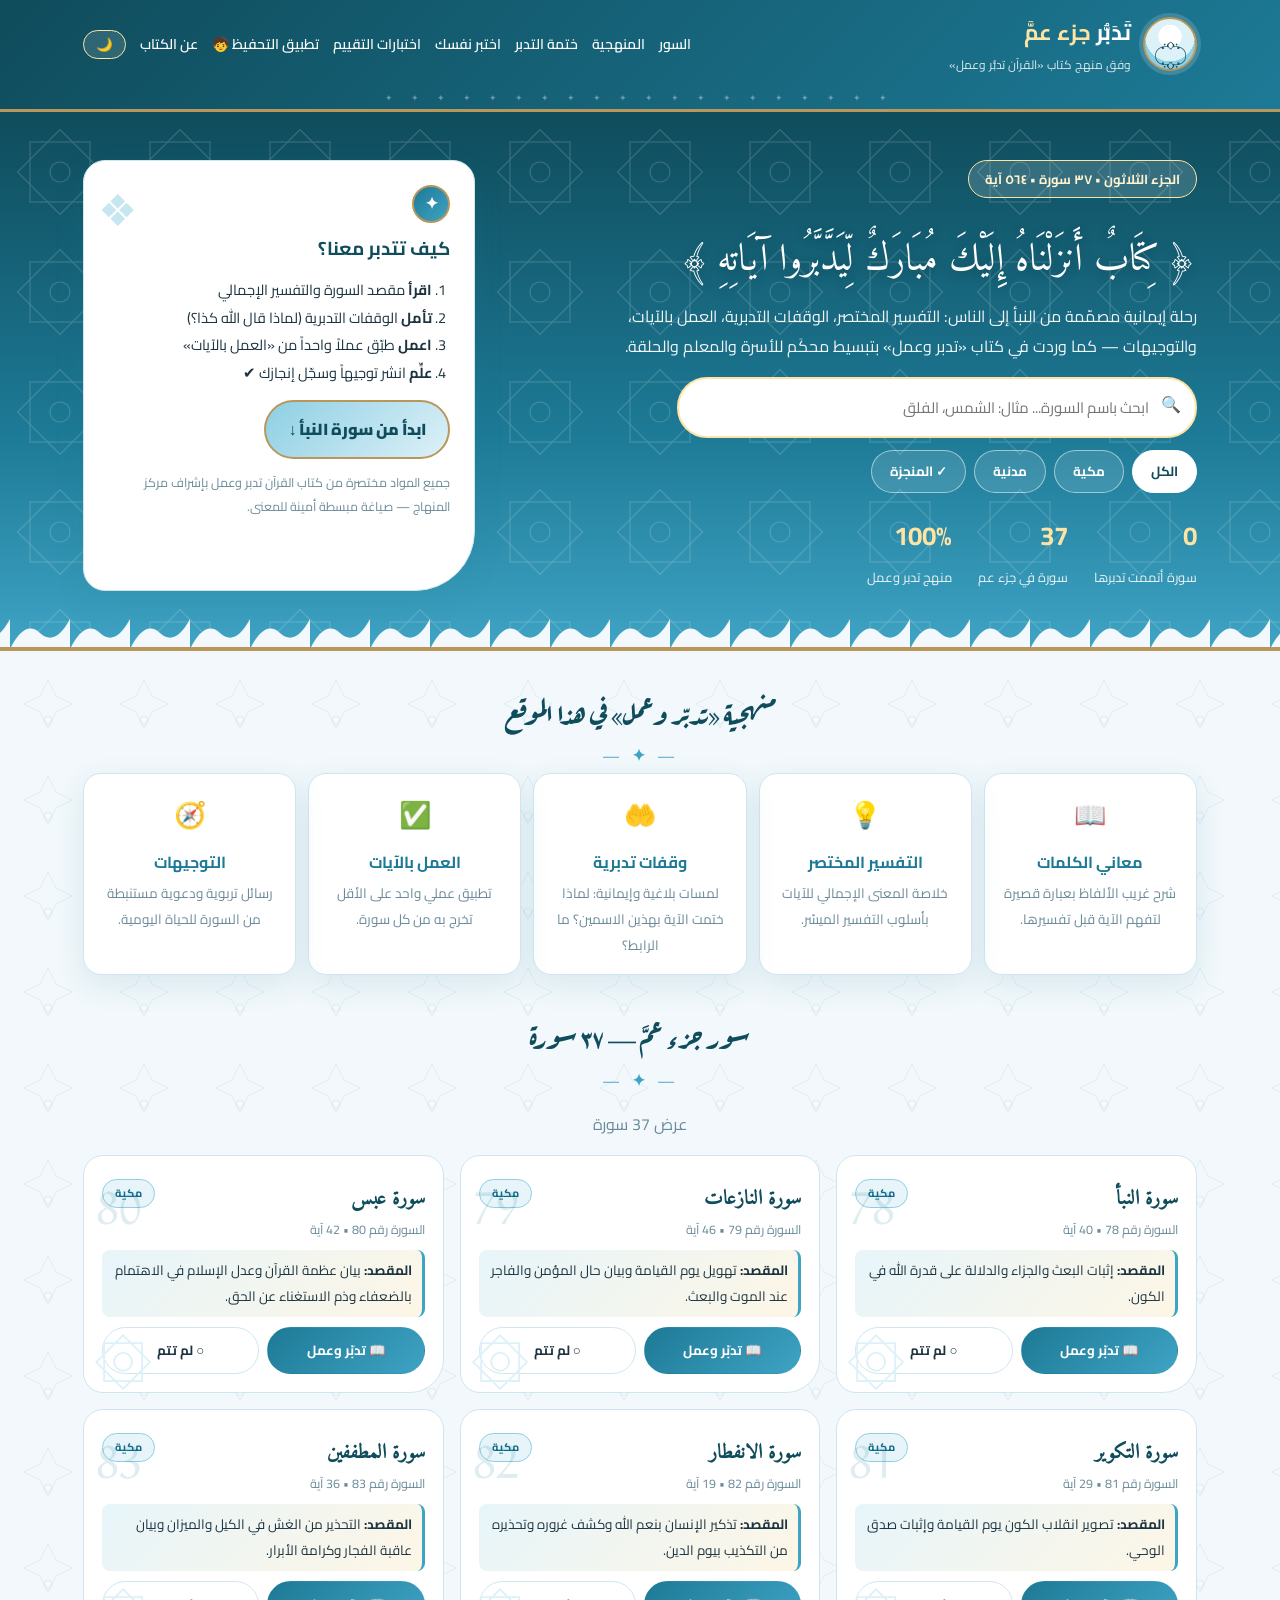
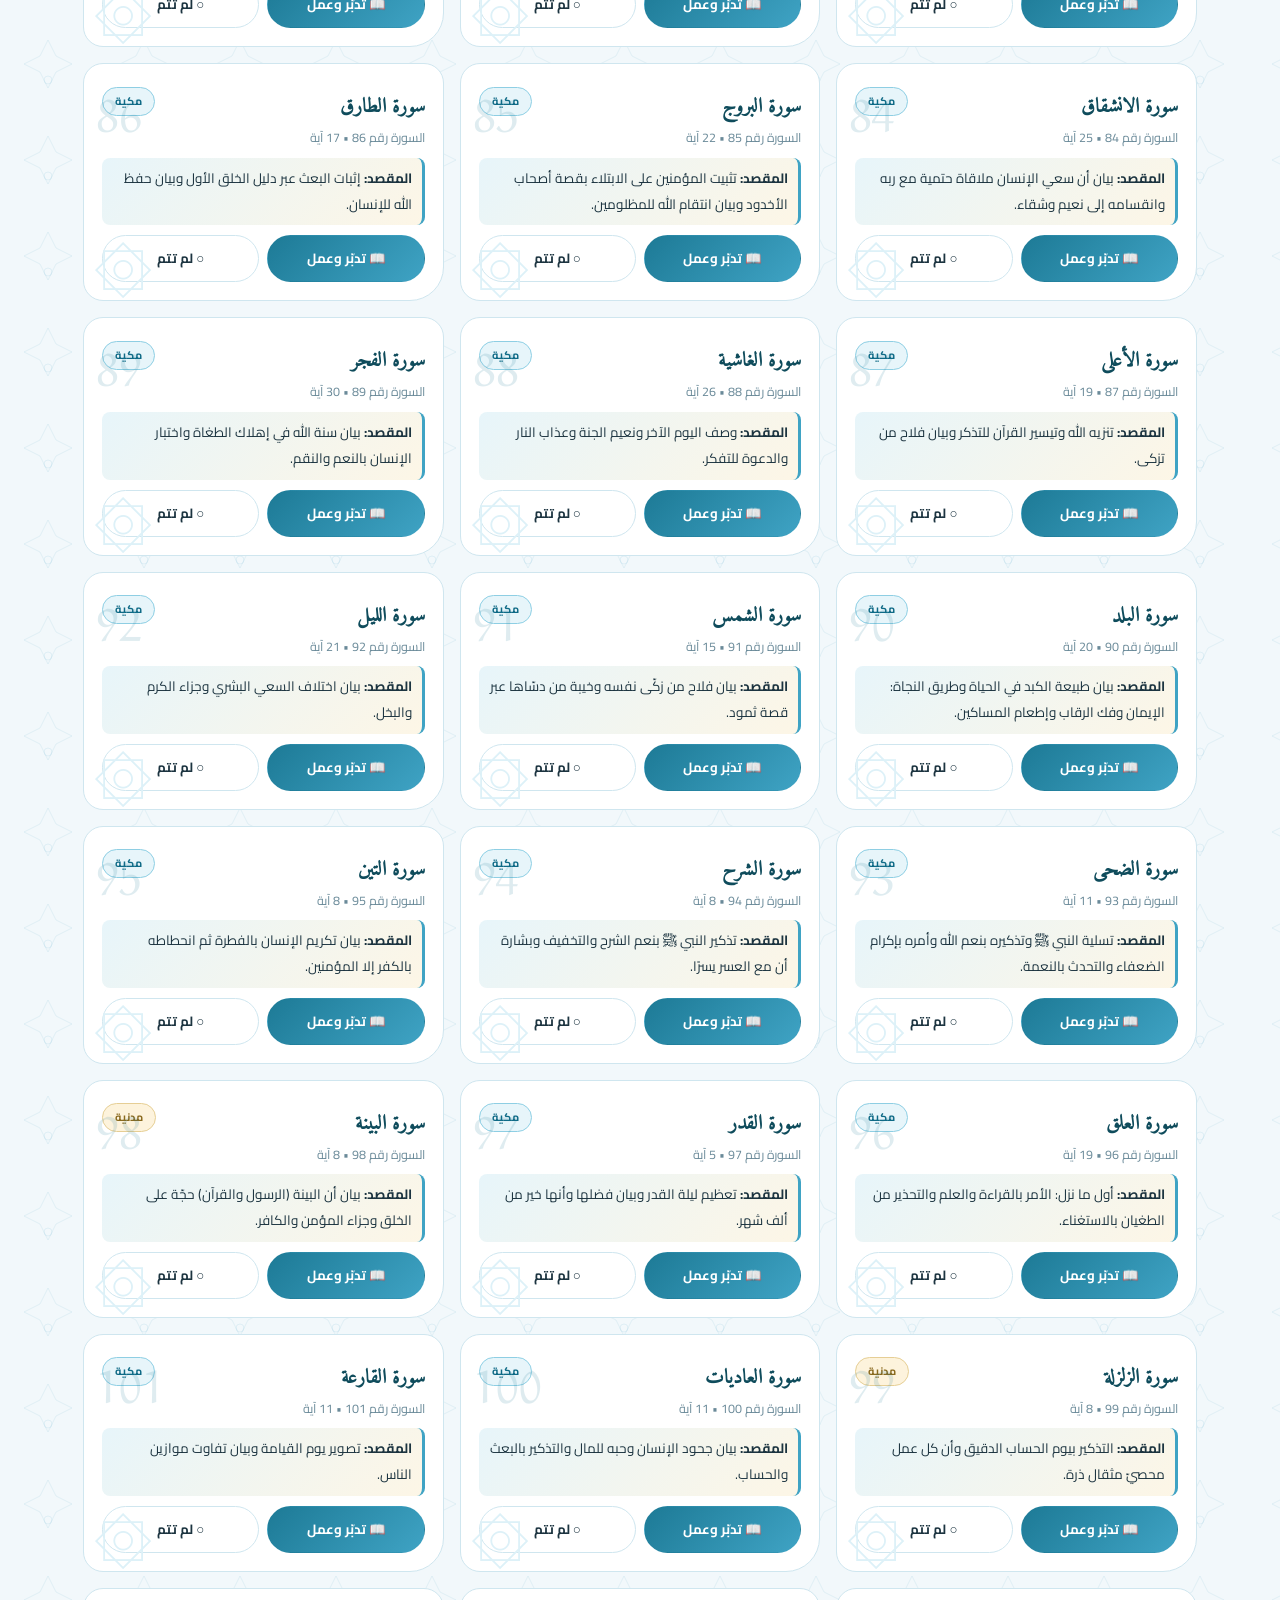
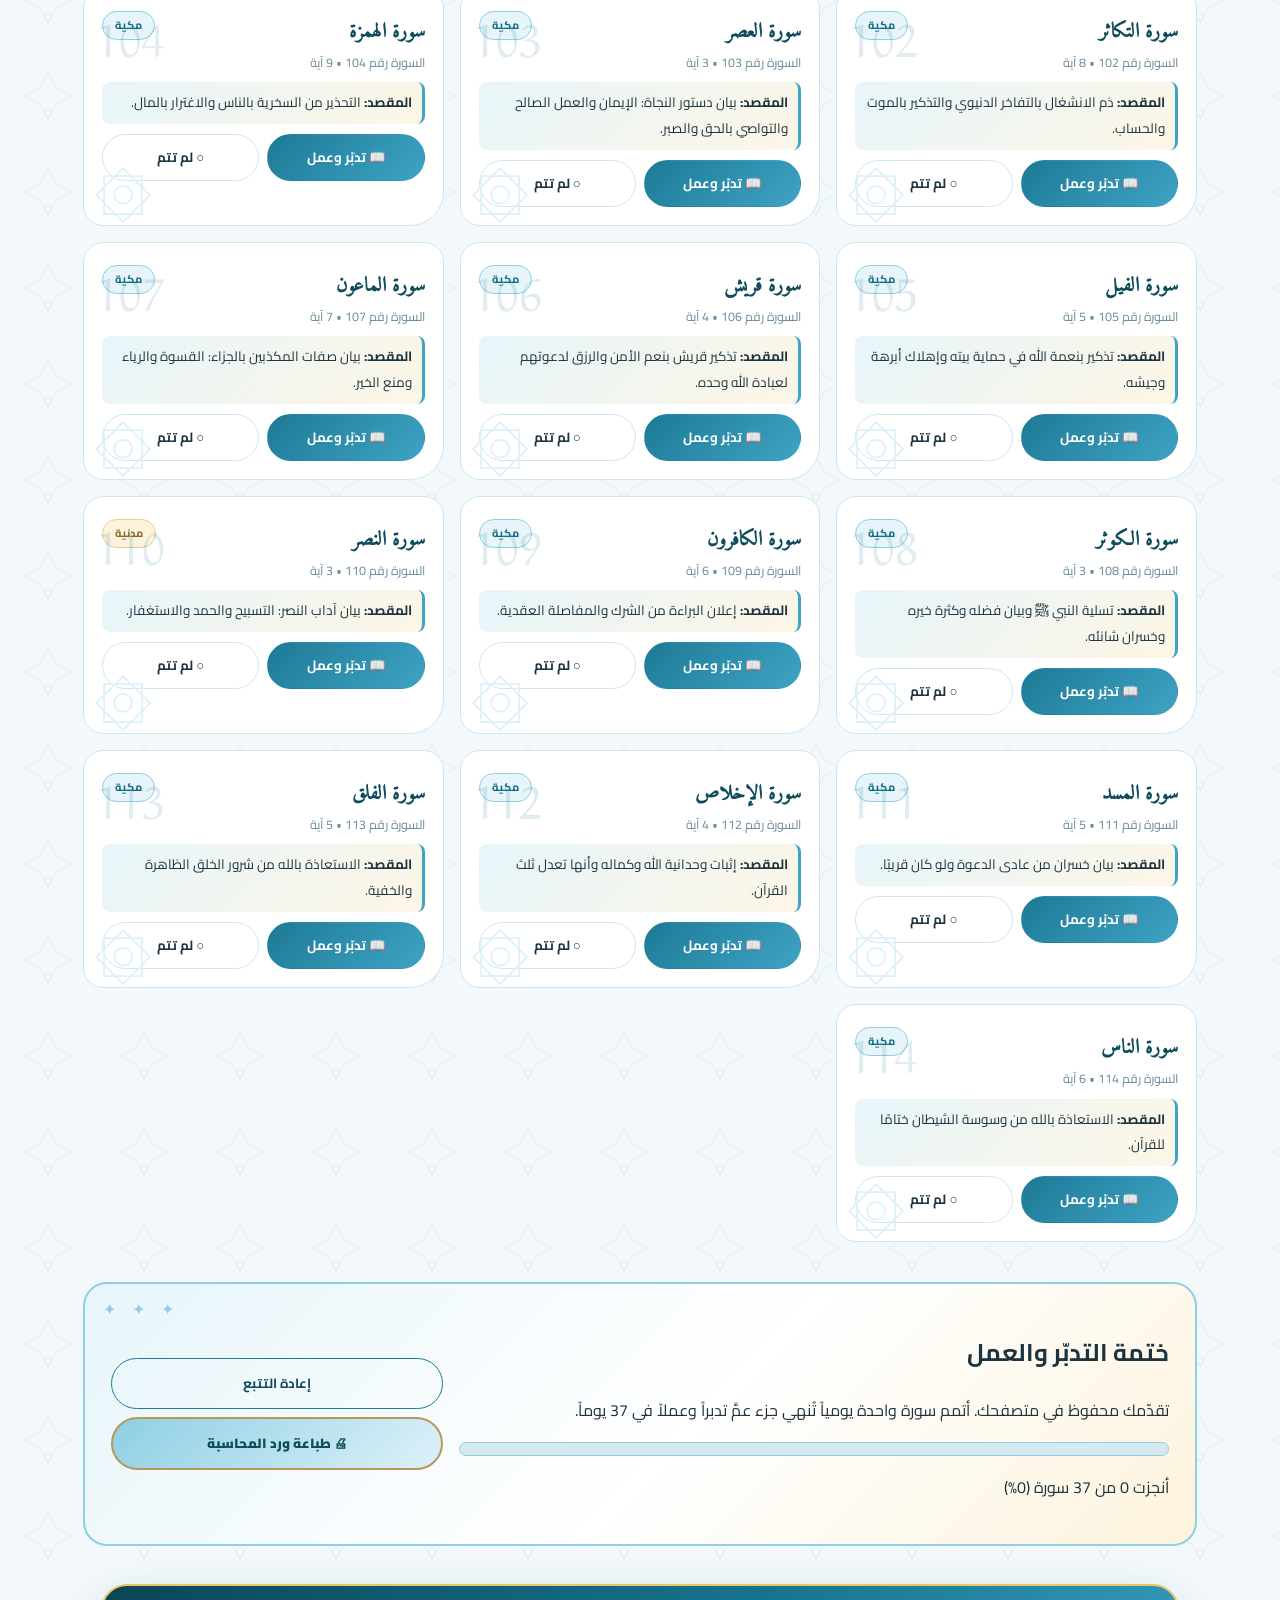
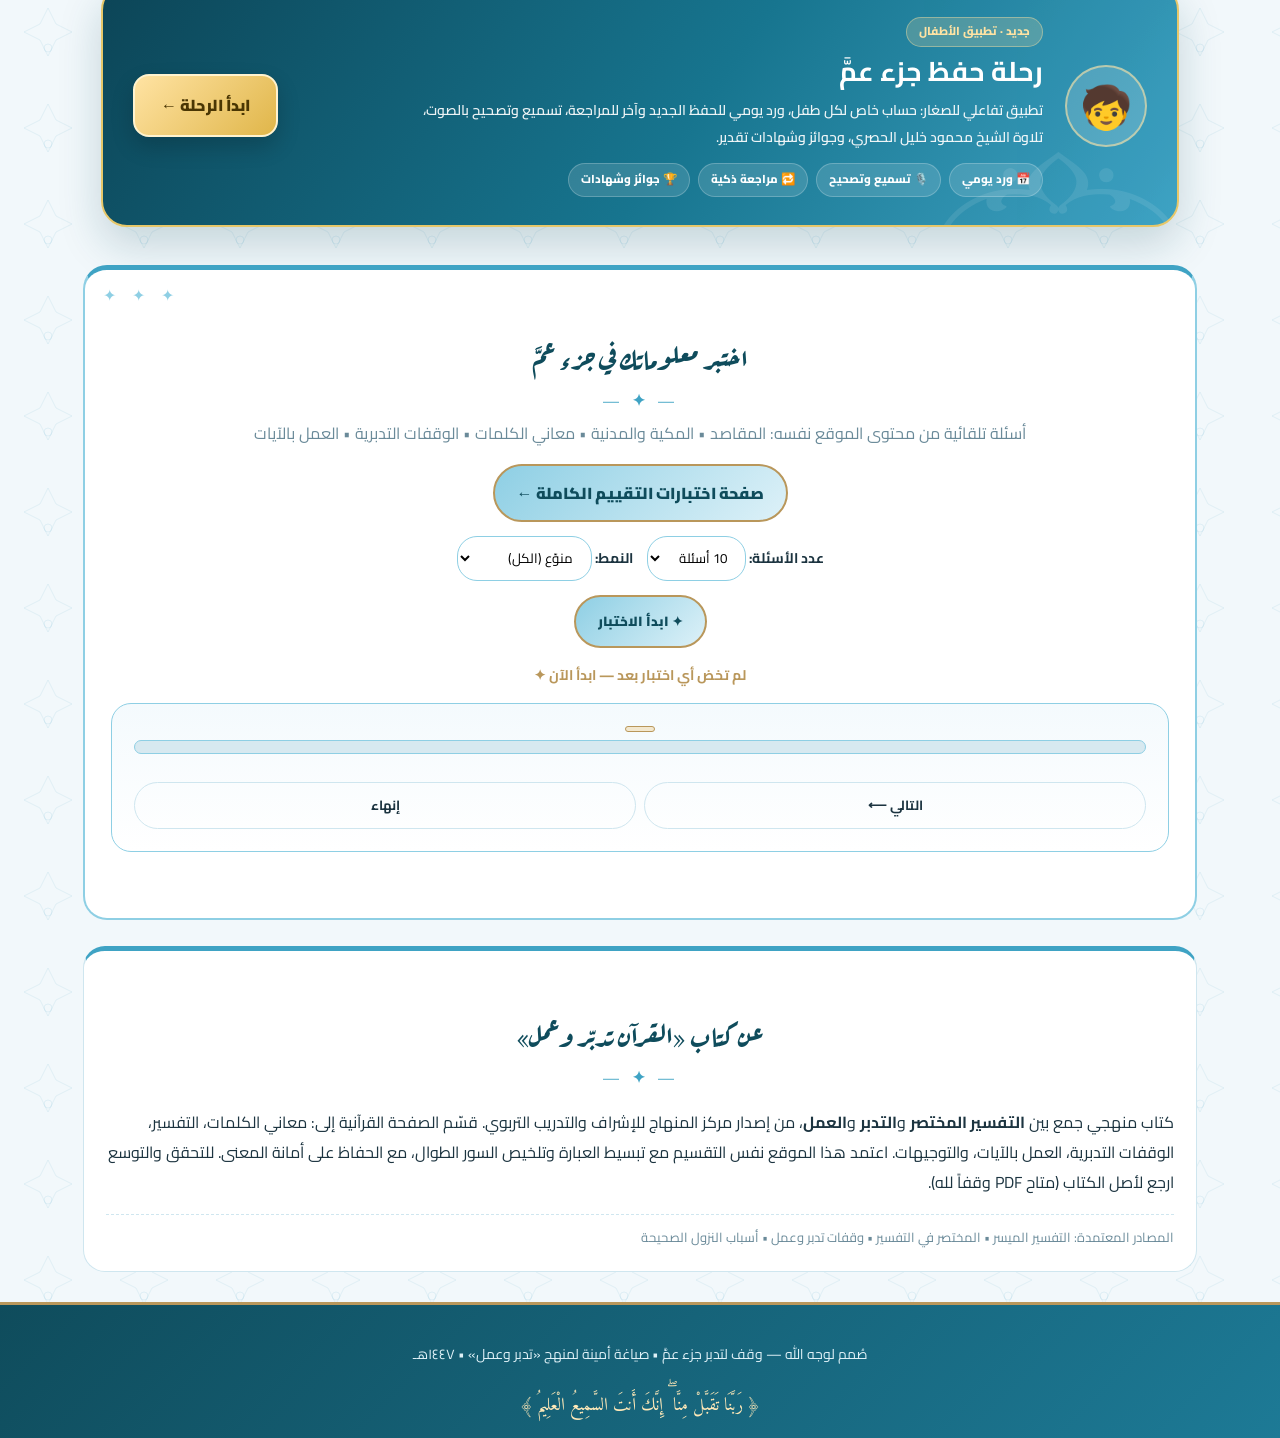
<file: index.html>
<!DOCTYPE html>
<html lang="ar" dir="rtl">
<head>
<meta charset="UTF-8">
<meta name="viewport" content="width=device-width, initial-scale=1.0">
<title>تفسير جزء عم | تدبّر وعمل</title>
<link rel="manifest" href="manifest.webmanifest">
<meta name="theme-color" content="#0f4c5c">
<meta name="apple-mobile-web-app-capable" content="yes">
<meta name="apple-mobile-web-app-status-bar-style" content="black-translucent">
<meta name="apple-mobile-web-app-title" content="جزء عم">
<meta name="mobile-web-app-capable" content="yes">
<meta name="description" content="تفسير مختصر لسور جزء العم وفق منهج «القرآن تدبّر وعمل» مع الوقفات التدبرية والعمل بالآيات واختبارات التقييم.">
<link rel="icon" href="icons/icon-192.png" sizes="192x192">
<link rel="apple-touch-icon" href="icons/apple-touch-icon.png">
<link rel="preconnect" href="https://fonts.googleapis.com">
<link href="https://fonts.googleapis.com/css2?family=Amiri+Quran&family=Cairo:wght@300;400;600;700;900&family=Aref+Ruqaa:wght@400;700&display=swap" rel="stylesheet">
<link rel="stylesheet" href="styles.css">
</head>
<body>
<header class="topbar">
  <div class="container topbar-inner">
    <div class="brand">
      <div class="logo">۝</div>
      <div>
        <h1>تَدَبُّر <span>جزء عمَّ</span></h1>
        <p>وفق منهج كتاب «القرآن تدبُّر وعمل»</p>
      </div>
    </div>
    <nav>
      <a href="#surahs">السور</a>
      <a href="#manhaj">المنهجية</a>
      <a href="#khatma">ختمة التدبر</a>
      <a href="#quiz">اختبر نفسك</a>
      <a href="quiz.html">اختبارات التقييم</a>
      <a href="kids.html">تطبيق التحفيظ 🧒</a>
      <a href="#about">عن الكتاب</a>
      <button id="themeBtn" title="الوضع الليلي">🌙</button>
    </nav>
  </div>
</header>

<section class="hero">
  <div class="pattern"></div>
  <div class="container hero-grid">
    <div class="hero-text">
      <span class="badge">الجزء الثلاثون • ٣٧ سورة • ٥٦٤ آية</span>
      <h2>﴿ كِتَابٌ أَنزَلْنَاهُ إِلَيْكَ مُبَارَكٌ لِّيَدَّبَّرُوا آيَاتِهِ ﴾</h2>
      <p class="subtitle">رحلة إيمانية مصمّمة من النبأ إلى الناس: التفسير المختصر، الوقفات التدبرية، العمل بالآيات، والتوجيهات — كما وردت في كتاب «تدبر وعمل» بتبسيط محكَم للأسرة والمعلم والحلقة.</p>
      <div class="hero-actions">
        <div class="search-box">
          <input id="searchInput" type="search" placeholder="ابحث باسم السورة... مثال: الشمس، الفلق">
          <span class="icon">🔍</span>
        </div>
        <div class="filters">
          <button class="filter active" data-f="all">الكل</button>
          <button class="filter" data-f="makki">مكية</button>
          <button class="filter" data-f="madani">مدنية</button>
          <button class="filter" data-f="done">✓ المنجزة</button>
        </div>
      </div>
      <div class="stats">
        <div><b id="statDone">0</b><span>سورة أتممت تدبرها</span></div>
        <div><b>37</b><span>سورة في جزء عم</span></div>
        <div><b>100%</b><span>منهج تدبر وعمل</span></div>
      </div>
    </div>
    <div class="hero-card">
      <div class="orn">✦</div>
      <h3>كيف تتدبر معنا؟</h3>
      <ol>
        <li><b>اقرأ</b> مقصد السورة والتفسير الإجمالي</li>
        <li><b>تأمل</b> الوقفات التدبرية (لماذا قال الله كذا؟)</li>
        <li><b>اعمل</b> طبّق عملاً واحداً من «العمل بالآيات»</li>
        <li><b>علِّم</b> انشر توجيهاً وسجّل إنجازك ✔</li>
      </ol>
      <a href="#surahs" class="btn-gold">ابدأ من سورة النبأ ↓</a>
      <p class="hint">جميع المواد مختصرة من كتاب القرآن تدبر وعمل بإشراف مركز المنهاج — صياغة مبسطة أمينة للمعنى.</p>
    </div>
  </div>
</section>

<main class="container">
  <section id="manhaj" class="manhaj">
    <h2 class="sec-title">منهجية «تدبّر وعمل» في هذا الموقع</h2>
    <div class="manhaj-grid">
      <div class="m-card"><span>📖</span><h4>معاني الكلمات</h4><p>شرح غريب الألفاظ بعبارة قصيرة لتفهم الآية قبل تفسيرها.</p></div>
      <div class="m-card"><span>💡</span><h4>التفسير المختصر</h4><p>خلاصة المعنى الإجمالي للآيات بأسلوب التفسير الميسّر.</p></div>
      <div class="m-card"><span>🤲</span><h4>وقفات تدبرية</h4><p>لمسات بلاغية وإيمانية: لماذا ختمت الآية بهذين الاسمين؟ ما الرابط؟</p></div>
      <div class="m-card"><span>✅</span><h4>العمل بالآيات</h4><p>تطبيق عملي واحد على الأقل تخرج به من كل سورة.</p></div>
      <div class="m-card"><span>🧭</span><h4>التوجيهات</h4><p>رسائل تربوية ودعوية مستنبطة من السورة للحياة اليومية.</p></div>
    </div>
  </section>

  <section id="surahs">
    <div class="sec-head">
      <h2 class="sec-title">سور جزء عمَّ — ٣٧ سورة</h2>
      <p id="countLabel">عرض 37 سورة</p>
    </div>
    <div id="grid" class="grid"></div>
  </section>

  <section id="khatma" class="khatma">
    <div class="khatma-box">
      <div>
        <h2>ختمة التدبّر والعمل</h2>
        <p>تقدّمك محفوظ في متصفحك. أتمم سورة واحدة يومياً تُنهي جزء عمَّ تدبراً وعملاً في 37 يوماً.</p>
        <div class="progress"><div id="bar"></div></div>
        <p id="progressLabel" class="progress-label"></p>
      </div>
      <div class="khatma-actions">
        <button id="resetBtn" class="btn-ghost">إعادة التتبع</button>
        <button id="printBtn" class="btn-gold" onclick="window.print()">🖨 طباعة ورد المحاسبة</button>
      </div>
    </div>
  </section>

  <section id="kids" class="kids-sec">
    <div class="kids-promo">
      <div class="kids-promo-ico" aria-hidden="true">🧒</div>
      <div class="kids-promo-txt">
        <span class="kids-promo-badge">جديد · تطبيق الأطفال</span>
        <h2>رحلة حفظ جزء عمَّ</h2>
        <p>تطبيق تفاعلي للصغار: حساب خاص لكل طفل، ورد يومي للحفظ الجديد وآخر للمراجعة، تسميع وتصحيح بالصوت، تلاوة الشيخ محمود خليل الحصري، وجوائز وشهادات تقدير.</p>
        <div class="kids-promo-feats">
          <span>📅 ورد يومي</span>
          <span>🎙️ تسميع وتصحيح</span>
          <span>🔁 مراجعة ذكية</span>
          <span>🏆 جوائز وشهادات</span>
        </div>
      </div>
      <a href="kids.html" class="kids-promo-btn">ابدأ الرحلة ←</a>
    </div>
  </section>

  <section id="quiz" class="quiz-sec">
    <h2 class="sec-title">اختبر معلوماتك في جزء عمَّ</h2>
    <p class="quiz-sub">أسئلة تلقائية من محتوى الموقع نفسه: المقاصد • المكية والمدنية • معاني الكلمات • الوقفات التدبرية • العمل بالآيات</p>
    <p class="quiz-more"><a href="quiz.html" class="btn-gold">صفحة اختبارات التقييم الكاملة ←</a></p>
    <div class="quiz-setup" id="quizSetup">
      <div class="quiz-opts">
        <label>عدد الأسئلة:
          <select id="qCount">
            <option value="5">5 أسئلة</option>
            <option value="10" selected>10 أسئلة</option>
            <option value="15">15 سؤالًا</option>
            <option value="20">20 سؤالًا</option>
          </select>
        </label>
        <label>النمط:
          <select id="qMode">
            <option value="mix">منوّع (الكل)</option>
            <option value="maqasad">مقاصد السور</option>
            <option value="kalimat">معاني الكلمات</option>
            <option value="tadabbur">تدبر وعمل</option>
            <option value="info">معلومات عامة</option>
          </select>
        </label>
      </div>
      <button class="btn-gold" id="startQuiz">✦ ابدأ الاختبار</button>
      <p id="bestScore" class="best"></p>
    </div>
    <div class="quiz-card hidden" id="quizCard">
      <div class="quiz-top"><span id="qNum"></span><span id="qCat"></span><span id="qScore"></span></div>
      <div class="progress quiz-bar"><div id="qBar"></div></div>
      <h3 id="qText"></h3>
      <div id="qOpts" class="q-opts"></div>
      <div id="qFeed" class="q-feed"></div>
      <div class="quiz-nav">
        <button class="btn" id="nextQ" disabled>التالي ⟵</button>
        <button class="btn" id="quitQ">إنهاء</button>
      </div>
    </div>
    <div class="quiz-result hidden" id="quizResult"></div>
  </section>

  <section id="about" class="about">
    <h2 class="sec-title">عن كتاب «القرآن تدبّر وعمل»</h2>
    <p>كتاب منهجي جمع بين <b>التفسير المختصر</b> و<b>التدبر</b> و<b>العمل</b>، من إصدار مركز المنهاج للإشراف والتدريب التربوي. قسّم الصفحة القرآنية إلى: معاني الكلمات، التفسير، الوقفات التدبرية، العمل بالآيات، والتوجيهات. اعتمد هذا الموقع نفس التقسيم مع تبسيط العبارة وتلخيص السور الطوال، مع الحفاظ على أمانة المعنى. للتحقق والتوسع ارجع لأصل الكتاب (متاح PDF وقفاً لله).</p>
    <div class="sources">
      <span>المصادر المعتمدة: التفسير الميسر • المختصر في التفسير • وقفات تدبر وعمل • أسباب النزول الصحيحة</span>
    </div>
  </section>
</main>

<footer>
  <div class="container foot">
    <p>صُمم لوجه الله — وقف لتدبر جزء عمَّ • صياغة أمينة لمنهج «تدبر وعمل» • ١٤٤٧هـ</p>
    <p class="dua">﴿ رَبَّنَا تَقَبَّلْ مِنَّا ۖ إِنَّكَ أَنتَ السَّمِيعُ الْعَلِيمُ ﴾</p>
  </div>
</footer>

<!-- Modal -->
<div id="modal" class="modal hidden">
  <div class="modal-card">
    <button id="closeBtn" class="close">✕</button>
    <div id="modalBody"></div>
  </div>
</div>

<script src="surahs-data.js"></script>
<script src="app.js"></script>
<script src="quiz.js"></script>
<script src="pwa.js"></script>
</body>
</html>
</file>
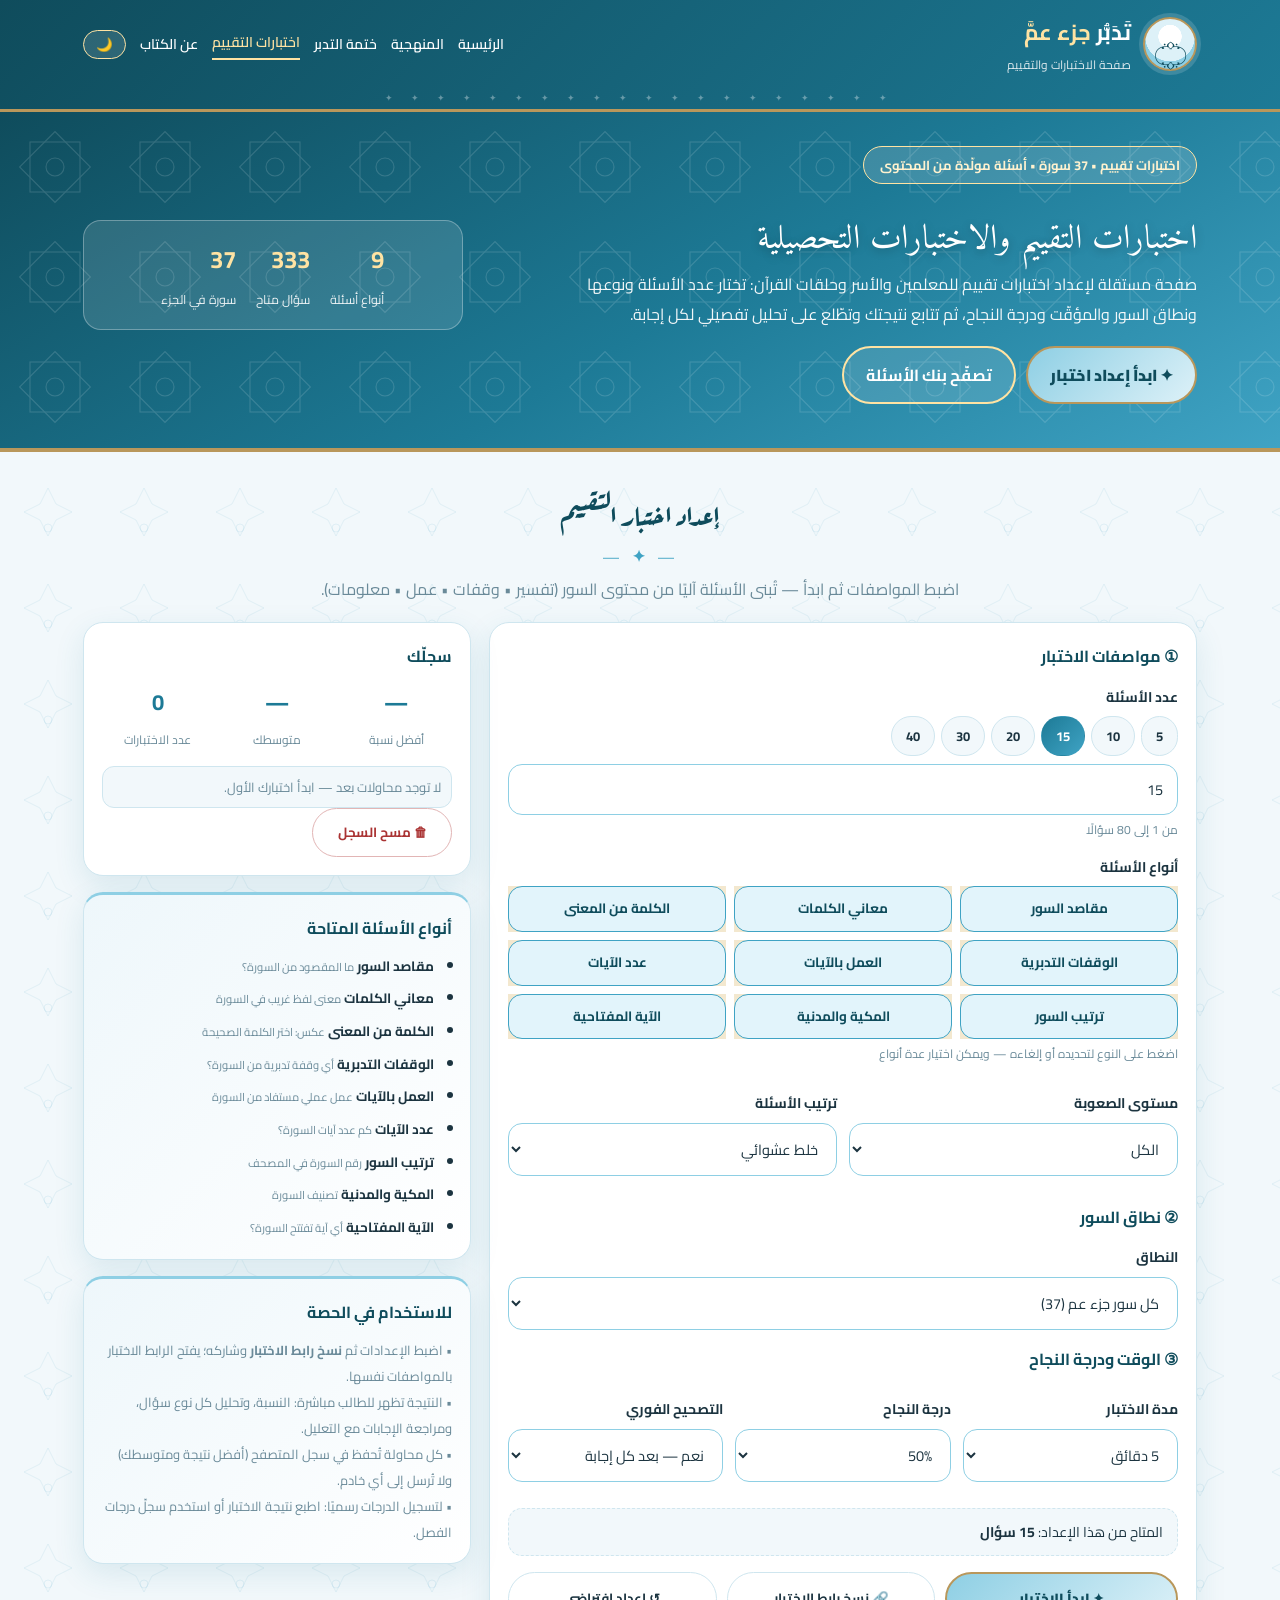
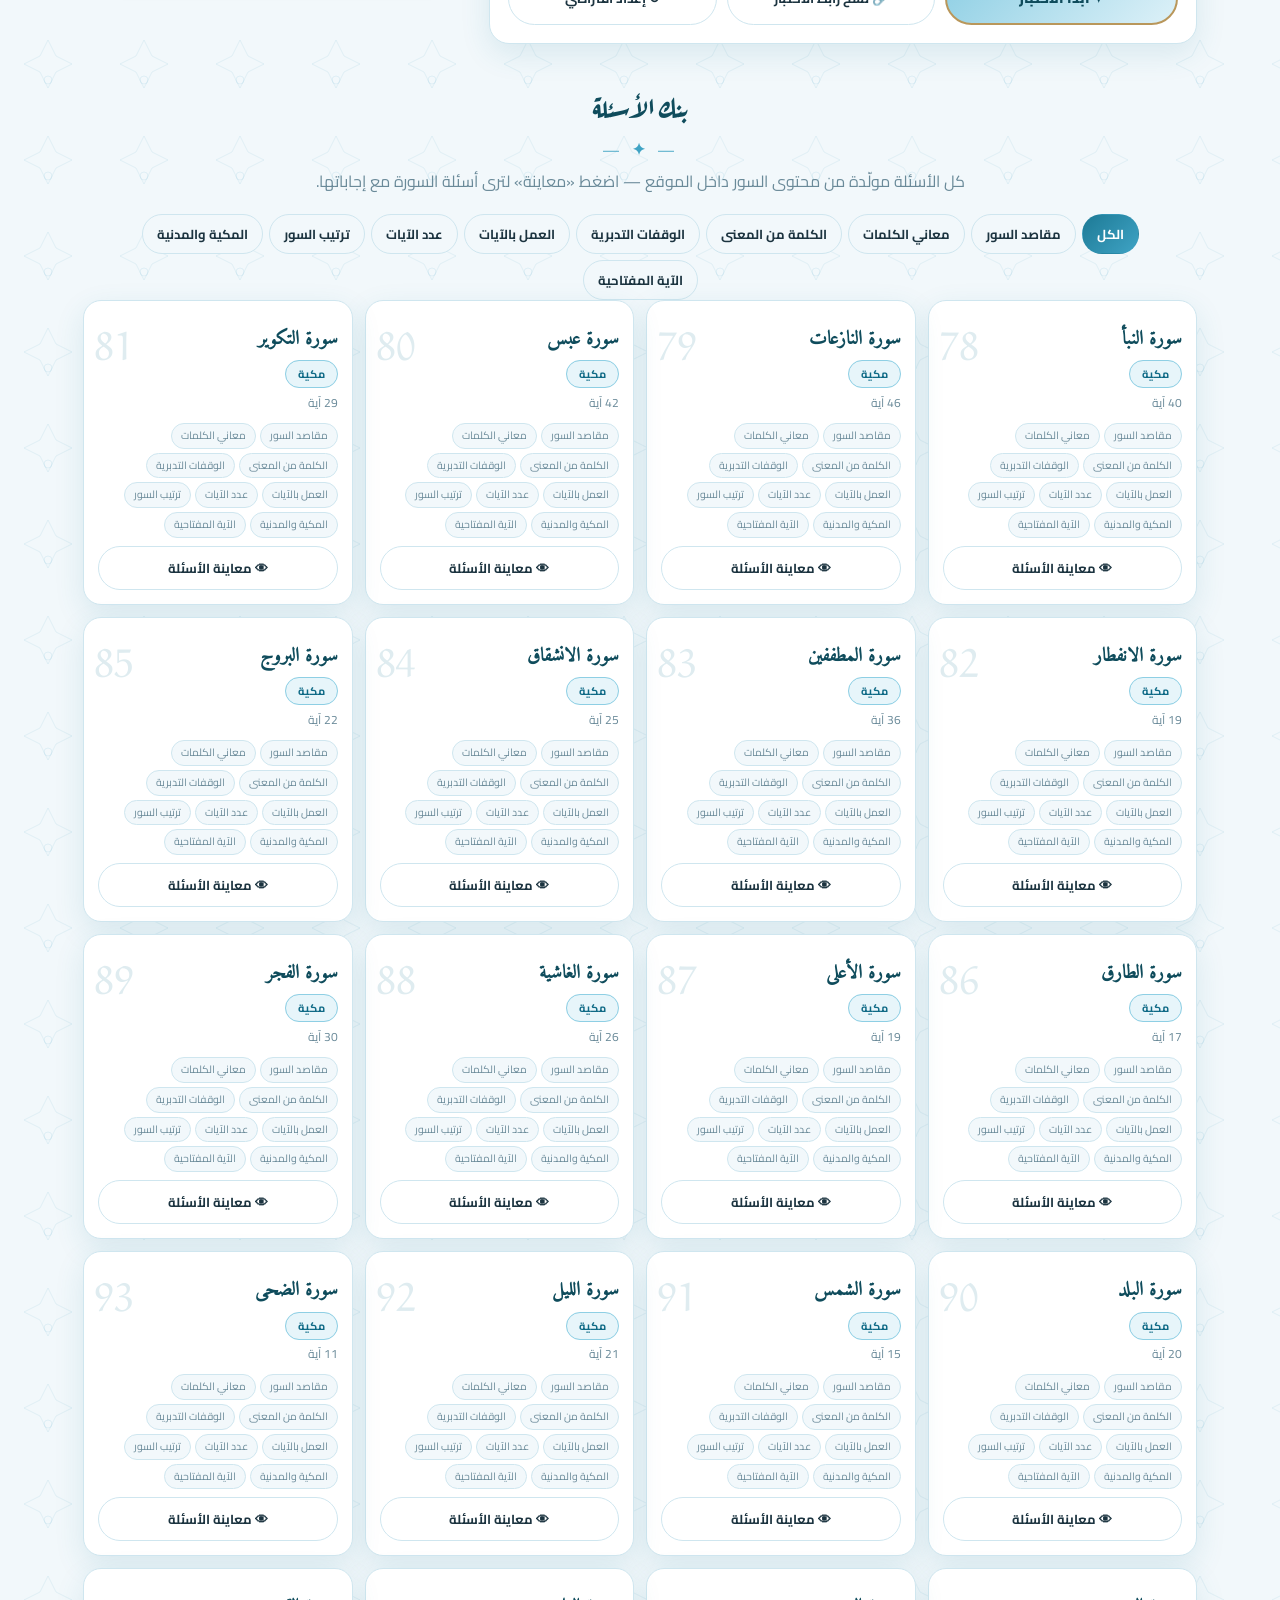
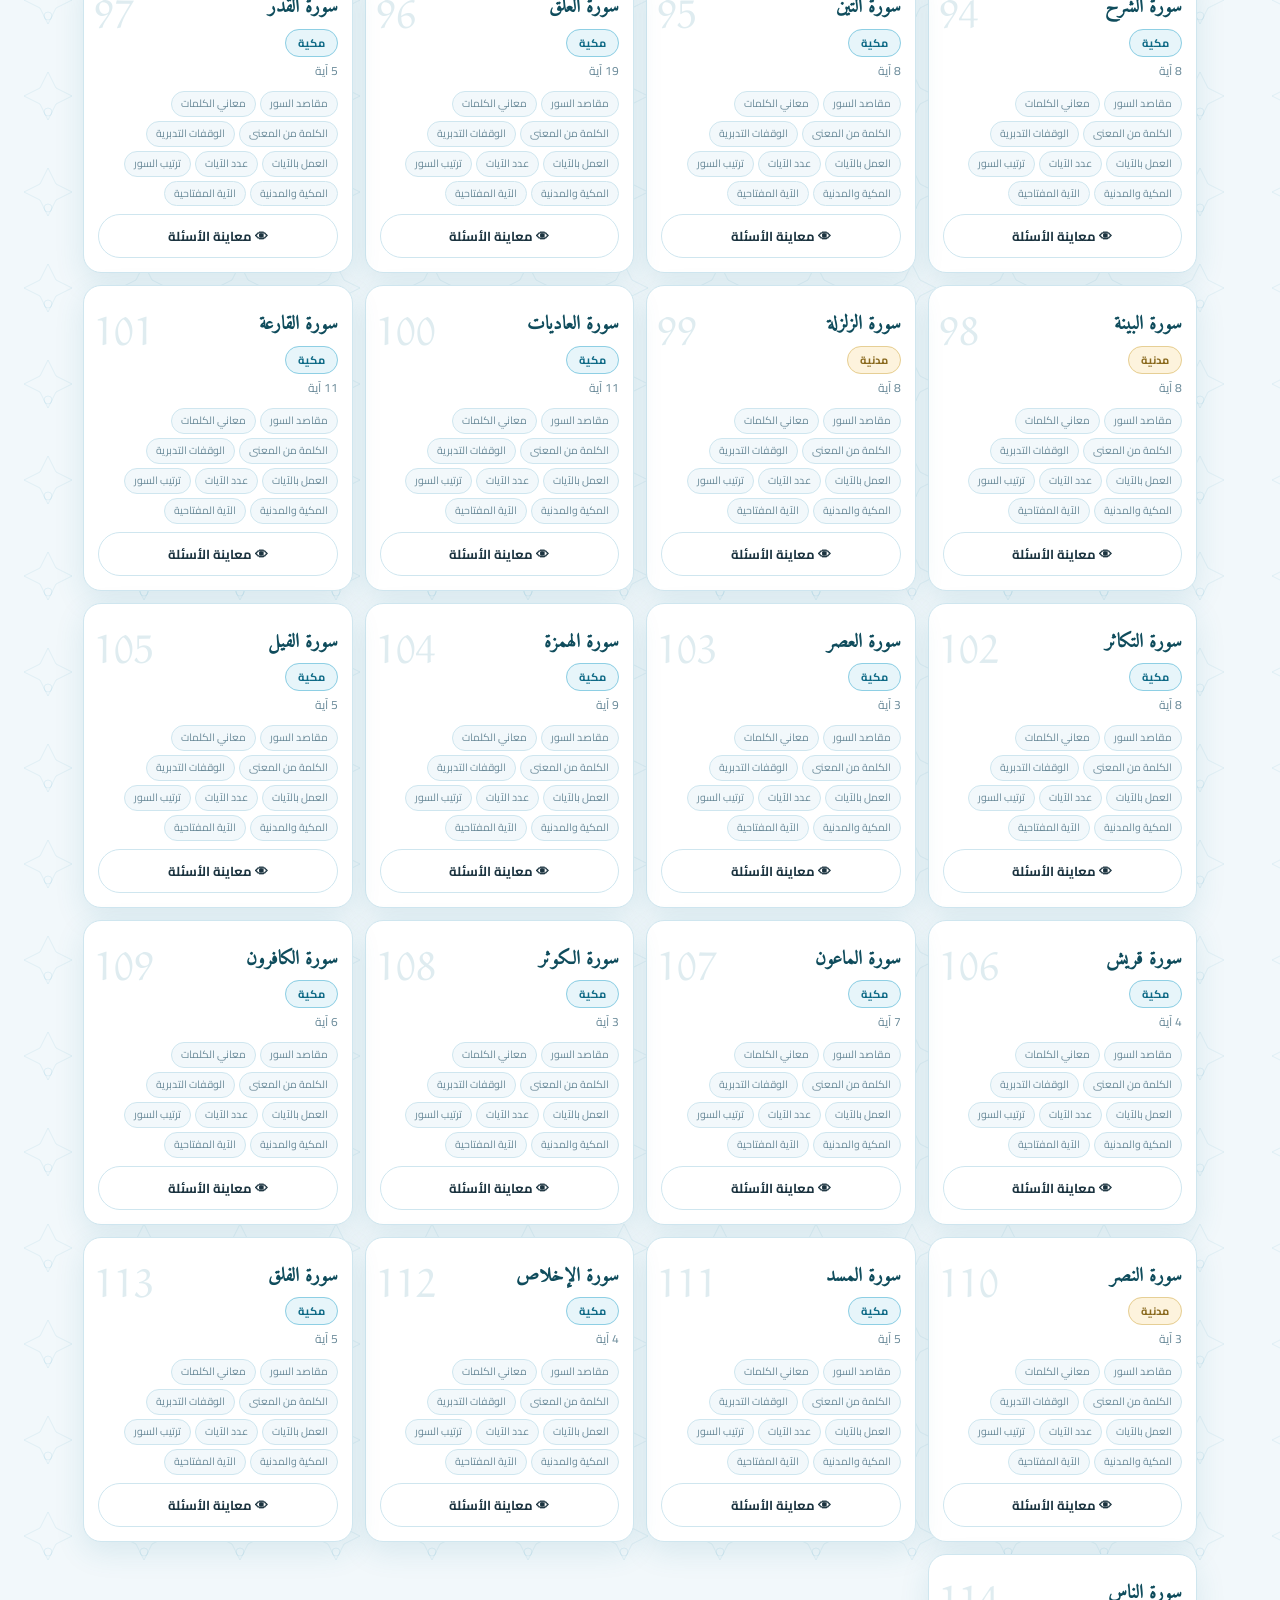
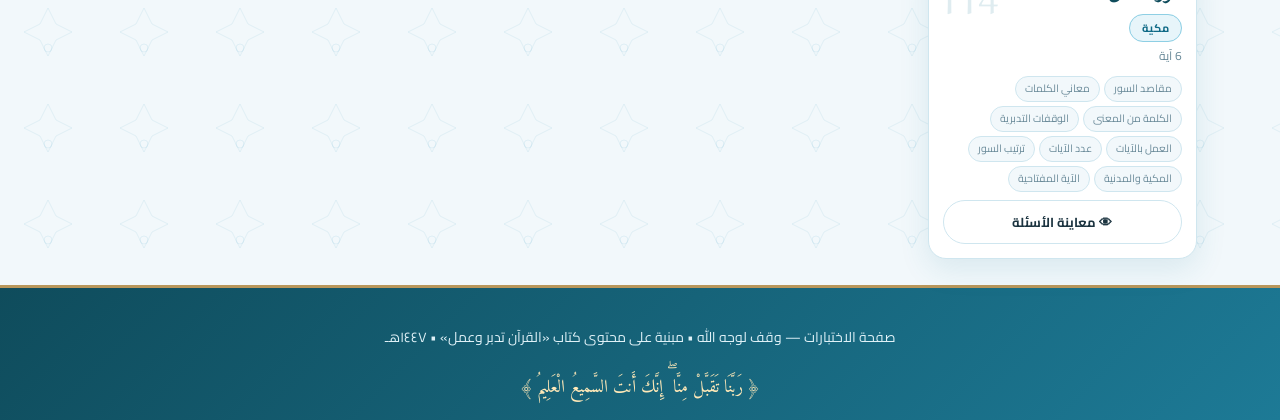
<file: quiz.html>
<!DOCTYPE html>
<html lang="ar" dir="rtl">
<head>
<meta charset="UTF-8">
<meta name="viewport" content="width=device-width, initial-scale=1.0">
<title>اختبارات التقييم | تفسير جزء عم — تدبّر وعمل</title>
<link rel="manifest" href="manifest.webmanifest">
<meta name="theme-color" content="#0f4c5c">
<meta name="apple-mobile-web-app-capable" content="yes">
<meta name="apple-mobile-web-app-status-bar-style" content="black-translucent">
<meta name="apple-mobile-web-app-title" content="جزء عم">
<meta name="mobile-web-app-capable" content="yes">
<link rel="icon" href="icons/icon-192.png" sizes="192x192">
<link rel="apple-touch-icon" href="icons/apple-touch-icon.png">
<meta name="description" content="صفحة اختبارات تقييم مستقلة لموقع تفسير جزء عم: أسئلة مولّدة من المحتوى، إعداد مخصص للاختبار، مؤقّت، درجة نجاح، ومراجعة تفصيلية للنتائج.">
<link rel="preconnect" href="https://fonts.googleapis.com">
<link href="https://fonts.googleapis.com/css2?family=Amiri+Quran&family=Cairo:wght@300;400;600;700;900&family=Aref+Ruqaa:wght@400;700&display=swap" rel="stylesheet">
<link rel="stylesheet" href="styles.css">
</head>
<body>

<header class="topbar">
  <div class="container topbar-inner">
    <div class="brand">
      <div class="logo">۝</div>
      <div>
        <h1>تَدَبُّر <span>جزء عمَّ</span></h1>
        <p>صفحة الاختبارات والتقييم</p>
      </div>
    </div>
    <nav>
      <a href="index.html">الرئيسية</a>
      <a href="index.html#manhaj">المنهجية</a>
      <a href="index.html#khatma">ختمة التدبر</a>
      <a href="quiz.html" class="active">اختبارات التقييم</a>
      <a href="index.html#about">عن الكتاب</a>
      <button id="themeBtn" title="الوضع الليلي">🌙</button>
    </nav>
  </div>
</header>

<section class="ex-hero">
  <div class="container ex-hero-inner">
    <div>
      <span class="badge">اختبارات تقييم • 37 سورة • أسئلة مولّدة من المحتوى</span>
      <h2>اختبارات التقييم والاختبارات التحصيلية</h2>
      <p class="subtitle">
        صفحة مستقلة لإعداد اختبارات تقييم للمعلمين والأسر وحلقات القرآن: تختار عدد الأسئلة ونوعها ونطاق السور
        والمؤقّت ودرجة النجاح، ثم تتابع نتيجتك وتطّلع على تحليل تفصيلي لكل إجابة.
      </p>
      <div class="ex-hero-actions">
        <a href="#setup" class="btn-gold">✦ ابدأ إعداد اختبار</a>
        <a href="#bank" class="btn-ghost-light">تصفّح بنك الأسئلة</a>
      </div>
    </div>
    <div class="ex-hero-stats">
      <div><b id="hsCats">9</b><span>أنواع أسئلة</span></div>
      <div><b id="hsBank">0</b><span>سؤال متاح</span></div>
      <div><b>37</b><span>سورة في الجزء</span></div>
    </div>
  </div>
</section>

<main class="container">

  <!-- ============ إعداد الاختبار ============ -->
  <section id="setup" class="ex-section">
    <h2 class="sec-title">إعداد اختبار التقييم</h2>
    <p class="ex-sub">اضبط المواصفات ثم ابدأ — تُبنى الأسئلة آليًا من محتوى السور (تفسير • وقفات • عمل • معلومات).</p>

    <div class="ex-setup-grid">
      <!-- اللوحة الرئيسية -->
      <form class="ex-card" id="setupForm" autocomplete="off">
        <h3 class="ex-card-title">① مواصفات الاختبار</h3>

        <div class="ex-field">
          <label class="ex-label" for="qCount">عدد الأسئلة</label>
          <div class="ex-quick">
            <button type="button" class="chip" data-q="5">5</button>
            <button type="button" class="chip" data-q="10">10</button>
            <button type="button" class="chip on" data-q="15">15</button>
            <button type="button" class="chip" data-q="20">20</button>
            <button type="button" class="chip" data-q="30">30</button>
            <button type="button" class="chip" data-q="40">40</button>
          </div>
          <input id="qCount" class="ex-input" type="number" min="1" max="80" value="15">
          <small class="ex-hint">من 1 إلى 80 سؤالًا</small>
        </div>

        <div class="ex-field">
          <span class="ex-label">أنواع الأسئلة</span>
          <div class="ex-cats" id="catList"></div>
          <small class="ex-hint">اضغط على النوع لتحديده أو إلغاءه — ويمكن اختيار عدة أنواع</small>
        </div>

        <div class="ex-two">
          <div class="ex-field">
            <label class="ex-label" for="qLevel">مستوى الصعوبة</label>
            <select id="qLevel" class="ex-input">
              <option value="0">الكل</option>
              <option value="1">سهل (معلومات السورة)</option>
              <option value="2">متوسط (مقاصد ومعانٍ)</option>
              <option value="3">صعب (تدبّر وعمل)</option>
            </select>
          </div>
          <div class="ex-field">
            <label class="ex-label" for="qOrder">ترتيب الأسئلة</label>
            <select id="qOrder" class="ex-input">
              <option value="shuffle">خلط عشوائي</option>
              <option value="surah">حسب ترتيب المصحف</option>
            </select>
          </div>
        </div>

        <h3 class="ex-card-title">② نطاق السور</h3>
        <div class="ex-field">
          <label class="ex-label" for="qScope">النطاق</label>
          <select id="qScope" class="ex-input">
            <option value="all">كل سور جزء عم (37)</option>
            <option value="range">نطاق محدد: من سورة … إلى سورة</option>
            <option value="makki">السور المكية فقط</option>
            <option value="madani">السور المدنية فقط</option>
            <option value="custom">سور مختارة يدويًا</option>
          </select>
        </div>

        <div class="ex-field" id="rangeBox" hidden>
          <div class="ex-two">
            <div>
              <label class="ex-label" for="qFrom">من السورة رقم</label>
              <select id="qFrom" class="ex-input"></select>
            </div>
            <div>
              <label class="ex-label" for="qTo">إلى السورة رقم</label>
              <select id="qTo" class="ex-input"></select>
            </div>
          </div>
        </div>

        <div class="ex-field" id="surahBox" hidden>
          <span class="ex-label">اختر السور <small class="ex-hint" id="surahCount">0 سورة</small></span>
          <div class="ex-chips" id="surahChips"></div>
          <div class="ex-mini">
            <button type="button" class="chip" data-sel="all">تحديد الكل</button>
            <button type="button" class="chip" data-sel="none">إلغاء التحديد</button>
            <button type="button" class="chip" data-sel="makki">المكية</button>
            <button type="button" class="chip" data-sel="madani">المدنية</button>
          </div>
        </div>

        <h3 class="ex-card-title">③ الوقت ودرجة النجاح</h3>
        <div class="ex-three">
          <div class="ex-field">
            <label class="ex-label" for="qTime">مدة الاختبار</label>
            <select id="qTime" class="ex-input">
              <option value="0">بدون مؤقّت</option>
              <option value="5" selected>5 دقائق</option>
              <option value="10">10 دقائق</option>
              <option value="15">15 دقيقة</option>
              <option value="20">20 دقيقة</option>
              <option value="30">30 دقيقة</option>
              <option value="45">45 دقيقة</option>
              <option value="60">60 دقيقة</option>
            </select>
          </div>
          <div class="ex-field">
            <label class="ex-label" for="qPass">درجة النجاح</label>
            <select id="qPass" class="ex-input">
              <option value="40">40%</option>
              <option value="50" selected>50%</option>
              <option value="60">60%</option>
              <option value="70">70%</option>
              <option value="80">80%</option>
              <option value="90">90%</option>
              <option value="100">100%</option>
            </select>
          </div>
          <div class="ex-field">
            <label class="ex-label" for="qInstant">التصحيح الفوري</label>
            <select id="qInstant" class="ex-input">
              <option value="1" selected>نعم — بعد كل إجابة</option>
              <option value="0">لا — في النهاية فقط</option>
            </select>
          </div>
        </div>

        <div class="ex-pool">
          <span>المتاح من هذا الإعداد: <b id="poolInfo">—</b></span>
          <span id="cfgWarn" class="ex-warn" hidden>عدد الأسئلة أكبر من المتاح — سيُخفَّض إلى العدد المتاح.</span>
        </div>

        <div class="ex-actions">
          <button type="submit" class="btn-gold" id="startBtn">✦ ابدأ الاختبار</button>
          <button type="button" class="btn ex-btn" id="linkBtn">🔗 نسخ رابط الاختبار</button>
          <button type="button" class="btn ex-btn" id="resetCfg">↺ إعداد افتراضي</button>
        </div>
      </form>

      <!-- اللوحة الجانبية -->
      <aside class="ex-side">
        <div class="ex-card">
          <h3 class="ex-card-title">سجلّك</h3>
          <div class="ex-mini-stats">
            <div><b id="stBest">—</b><span>أفضل نسبة</span></div>
            <div><b id="stAvg">—</b><span>متوسطك</span></div>
            <div><b id="stRuns">0</b><span>عدد الاختبارات</span></div>
          </div>
          <ul class="ex-hist" id="histList"></ul>
          <button type="button" class="btn ex-btn ex-danger" id="clearHist">🗑 مسح السجل</button>
        </div>

        <div class="ex-card ex-card-soft">
          <h3 class="ex-card-title">أنواع الأسئلة المتاحة</h3>
          <ul class="ex-list" id="catListInfo"></ul>
        </div>

        <div class="ex-card ex-card-soft">
          <h3 class="ex-card-title">للاستخدام في الحصة</h3>
          <p class="ex-note">
            • اضبط الإعدادات ثم <b>نسخ رابط الاختبار</b> وشاركه؛ يفتح الرابط الاختبار بالمواصفات نفسها.<br>
            • النتيجة تظهر للطالب مباشرة: النسبة، وتحليل كل نوع سؤال، ومراجعة الإجابات مع التعليل.<br>
            • كل محاولة تُحفظ في سجل المتصفح (أفضل نتيجة ومتوسطك) ولا تُرسل إلى أي خادم.<br>
            • لتسجيل الدرجات رسميًا: اطبع نتيجة الاختبار أو استخدم سجلّ درجات الفصل.
          </p>
        </div>
      </aside>
    </div>
  </section>

  <!-- ============ شاشة الاختبار ============ -->
  <section id="exam" class="ex-section" hidden>
    <div class="ex-exam-bar">
      <div class="ex-exam-meta">
        <span class="ex-pill" id="exNum">السؤال 1 / 1</span>
        <span class="ex-pill ex-cat" id="exCat">—</span>
        <span class="ex-pill ex-score" id="exScore">النقاط: 0</span>
      </div>
      <div class="ex-exam-timer">
        <span class="ex-timer" id="exTimer">⏱ --:--</span>
        <button type="button" class="btn ex-btn ex-quit" id="exQuit">إنهاء وتسليم</button>
      </div>
      <div class="progress ex-prog"><div id="exProg"></div></div>
    </div>

    <div class="ex-exam-grid">
      <div class="ex-card ex-question-card">
        <span class="ex-qtag" id="exQCat">—</span>
        <h3 id="exQText">—</h3>
        <div id="exOpts" class="q-opts"></div>
        <div id="exFeed" class="q-feed"></div>
        <div class="ex-nav">
          <button type="button" class="btn" id="exPrev">⟵ السابق</button>
          <button type="button" class="btn" id="exFlag">⚑ علامة</button>
          <button type="button" class="btn primary" id="exNext">التالي ⟵</button>
        </div>
        <small class="ex-hint">اختصار: الأرقام 1–4 للاختيار • Enter للتالي • Shift+Enter للسابق</small>
      </div>

      <aside class="ex-side">
        <div class="ex-card">
          <h3 class="ex-card-title">خريطة الأسئلة</h3>
          <div class="ex-palette" id="exPalette"></div>
          <ul class="ex-legend">
            <li><span class="lg lg-done"></span> مُجاب</li>
            <li><span class="lg lg-flag"></span> معلّم</li>
            <li><span class="lg lg-cur"></span> الحالي</li>
            <li><span class="lg lg-empty"></span> لم يُجب</li>
          </ul>
        </div>
      </aside>
    </div>
  </section>

  <!-- ============ النتيجة ============ -->
  <section id="result" class="ex-section" hidden>
    <div class="ex-card ex-result-head">
      <div class="ex-res-ring" id="resRing">0/0</div>
      <div>
        <h2 id="resMsg">—</h2>
        <p id="resLine">—</p>
        <span class="ex-badge" id="resBadge">—</span>
      </div>
    </div>

    <div class="ex-two">
      <div class="ex-card">
        <h3 class="ex-card-title">تحليل حسب نوع السؤال</h3>
        <div id="resBreakdown" class="ex-break"></div>
      </div>
      <div class="ex-card">
        <h3 class="ex-card-title">ملخّص الاختبار</h3>
        <ul class="ex-sum" id="resSummary"></ul>
      </div>
    </div>

    <div class="ex-card">
      <h3 class="ex-card-title">مراجعة الإجابات</h3>
      <div class="ex-mini">
        <button type="button" class="chip on" data-rev="all">الكل</button>
        <button type="button" class="chip" data-rev="wrong">الخاطئة فقط</button>
        <button type="button" class="chip" data-rev="none">غير المُجابة</button>
      </div>
      <div id="resReview" class="review"></div>
    </div>

    <div class="ex-actions ex-center">
      <button type="button" class="btn-gold" id="againBtn">🔄 اختبار جديد بنفس الإعدادات</button>
      <button type="button" class="btn ex-btn" id="newBtn">⚙ إعداد اختبار مختلف</button>
      <button type="button" class="btn ex-btn" id="linkBtn2">🔗 مشاركة رابط هذا الاختبار</button>
      <button type="button" class="btn ex-btn" id="printBtn">🖨 طباعة النتيجة</button>
    </div>
  </section>

  <!-- ============ بنك الأسئلة ============ -->
  <section id="bank" class="ex-section">
    <h2 class="sec-title">بنك الأسئلة</h2>
    <p class="ex-sub">كل الأسئلة مولّدة من محتوى السور داخل الموقع — اضغط «معاينة» لترى أسئلة السورة مع إجاباتها.</p>
    <div class="ex-mini ex-center" id="bankFilter"></div>
    <div id="bankGrid" class="ex-bank"></div>
  </section>

</main>

<!-- نافذة معاينة الأسئلة -->
<div id="bankModal" class="ex-modal" hidden>
  <div class="ex-modal-card">
    <button type="button" class="close" id="bankClose">✕</button>
    <h3 id="bankTitle">معاينة الأسئلة</h3>
    <div id="bankBody" class="ex-modal-body"></div>
    <div class="ex-actions ex-center">
      <button type="button" class="btn-gold" id="bankStart">✦ اختبار من هذه السورة</button>
      <button type="button" class="btn ex-btn" id="bankClose2">إغلاق</button>
    </div>
  </div>
</div>

<footer>
  <div class="container foot">
    <p>صفحة الاختبارات — وقف لوجه الله • مبنية على محتوى كتاب «القرآن تدبر وعمل» • ١٤٤٧هـ</p>
    <p class="dua">﴿ رَبَّنَا تَقَبَّلْ مِنَّا ۖ إِنَّكَ أَنتَ السَّمِيعُ الْعَلِيمُ ﴾</p>
  </div>
</footer>

<script src="surahs-data.js"></script>
<script src="exam.js"></script>
<script src="pwa.js"></script>
</body>
</html>
</file>
<file: styles.css>
:root{
  --sky900:#0f4c5c; --sky700:#1d7a96; --sky500:#3fa3c4; --sky300:#8ecfe4; --sky100:#ddf1f8;
  --bg:#f2f8fb; --card:#ffffff; --ink:#1c3440; --muted:#6a8a99; --line:#cfe6ef;
  --gold:#b9975b; --gold-soft:#f3e8cf;
  --shadow:0 10px 30px rgba(29,122,150,.12);
}
*{box-sizing:border-box}
body{margin:0;font-family:'Cairo',sans-serif;background:var(--bg);color:var(--ink);line-height:1.9;
  background-image:url("data:image/svg+xml,%3Csvg xmlns='http://www.w3.org/2000/svg' width='96' height='96' viewBox='0 0 96 96'%3E%3Cg fill='none' stroke='%233fa3c4' stroke-opacity='.10'%3E%3Cpath d='M48 8l8 16 16 8-16 8-8 16-8-16-16-8 16-8z'/%3E%3Ccircle cx='48' cy='48' r='4'/%3E%3C/g%3E%3C/svg%3E");}
body.dark{--bg:#0d2029;--card:#143039;--ink:#e6f3f7;--muted:#93b5c3;--line:#224652;--shadow:0 12px 32px rgba(0,0,0,.45)}
.container{max-width:1150px;margin:auto;padding:0 18px}
/* شريط علوي */
.topbar{position:sticky;top:0;z-index:50;background:linear-gradient(135deg,#0f4c5c,#1d7a96);color:#fff;border-bottom:3px solid var(--gold)}
.topbar::after{content:'✦ ✦ ✦ ✦ ✦ ✦ ✦ ✦ ✦ ✦ ✦ ✦ ✦ ✦ ✦ ✦ ✦ ✦ ✦ ✦';display:block;text-align:center;font-size:9px;letter-spacing:8px;color:rgba(255,255,255,.35);padding-bottom:3px}
.topbar-inner{display:flex;justify-content:space-between;align-items:center;padding:12px 18px;gap:12px;flex-wrap:wrap}
.brand{display:flex;gap:12px;align-items:center}
.logo{width:54px;height:54px;display:grid;place-items:center;font-size:26px;color:#0f4c5c;border-radius:50%;
  background:radial-gradient(circle at 50% 35%,#fff 0 28%,var(--sky100) 29% 60%,var(--sky300) 61% 100%);
  border:2px solid var(--gold);box-shadow:0 0 0 4px rgba(255,255,255,.15);font-family:'Amiri Quran',serif}
.brand h1{margin:0;font-size:22px}.brand h1 span{color:#ffe3a3}
.brand p{margin:0;font-size:12px;opacity:.85}
nav{display:flex;gap:14px;align-items:center}
nav a{color:#fff;text-decoration:none;font-weight:600;font-size:14px}
nav a:hover{color:#ffe3a3}
#themeBtn{border:1px solid #ffe3a3;background:rgba(255,255,255,.12);color:#fff;border-radius:20px;padding:6px 12px;cursor:pointer}
/* الواجهة */
.hero{position:relative;background:linear-gradient(180deg,#0f4c5c 0%,#1d7a96 60%,#3fa3c4 100%);color:#fff;overflow:hidden;padding:48px 0 56px;
  border-bottom:4px solid var(--gold)}
.hero::before{content:'';position:absolute;inset:0;opacity:.16;
  background-image:url("data:image/svg+xml,%3Csvg xmlns='http://www.w3.org/2000/svg' width='120' height='120' viewBox='0 0 120 120'%3E%3Cg fill='none' stroke='%23ffffff' stroke-width='1.2'%3E%3Crect x='30' y='30' width='60' height='60'/%3E%3Crect x='30' y='30' width='60' height='60' transform='rotate(45 60 60)'/%3E%3Ccircle cx='60' cy='60' r='10'/%3E%3C/g%3E%3C/svg%3E");
  background-size:120px 120px}
.hero::after{content:'';position:absolute;bottom:-2px;left:0;right:0;height:34px;
  background:url("data:image/svg+xml,%3Csvg xmlns='http://www.w3.org/2000/svg' width='60' height='34' viewBox='0 0 60 34'%3E%3Cpath d='M0 34 Q15 4 30 18 T60 4 L60 34 Z' fill='%23f2f8fb'/%3E%3C/svg%3E") repeat-x bottom/auto 34px}
body.dark .hero::after{filter:brightness(.12)}
.pattern{display:none}
.hero-grid{position:relative;display:grid;grid-template-columns:1.6fr .9fr;gap:24px}
@media(max-width:900px){.hero-grid{grid-template-columns:1fr}}
.badge{display:inline-block;background:rgba(255,255,255,.15);border:1px solid #ffe3a3;color:#fff2cf;padding:6px 16px;border-radius:100px;font-size:13px;font-weight:700}
.hero h2{font-family:'Amiri Quran',serif;font-weight:400;font-size:clamp(24px,3.4vw,38px);margin:14px 0;color:#fff;text-shadow:0 2px 12px rgba(0,0,0,.25)}
.subtitle{opacity:.94;max-width:640px}
.hero-actions{margin-top:16px;display:flex;flex-direction:column;gap:12px}
.search-box{position:relative;max-width:520px}
.search-box input{width:100%;padding:14px 46px 14px 14px;border-radius:30px;border:2px solid #ffe3a3;font-family:inherit;font-size:15px;background:#fff}
.search-box .icon{position:absolute;right:16px;top:12px}
.filters{display:flex;gap:8px;flex-wrap:wrap}
.filter{border:1.5px solid rgba(255,255,255,.5);background:rgba(255,255,255,.12);color:#fff;padding:8px 18px;border-radius:100px;cursor:pointer;font-family:inherit;font-weight:700}
.filter.active{background:#fff;color:var(--sky900);border-color:#fff}
.stats{display:flex;gap:26px;margin-top:18px}
.stats b{display:block;font-size:26px;color:#ffe3a3}
.stats span{font-size:13px;opacity:.9}
.hero-card{background:var(--card);color:var(--ink);border-radius:22px 22px 60px 22px;padding:24px;box-shadow:var(--shadow);border:1px solid var(--line);position:relative;overflow:hidden}
.hero-card::before{content:'❖';position:absolute;top:8px;left:14px;color:var(--sky300);font-size:44px;opacity:.5}
.hero-card .orn{background:linear-gradient(135deg,var(--sky700),var(--sky500));color:#fff;width:38px;height:38px;display:grid;place-items:center;border-radius:50%;font-weight:900;border:2px solid var(--gold)}
.hero-card h3{margin:8px 0 10px;color:var(--sky900)}
body.dark .hero-card h3{color:var(--sky300)}
.hero-card ol{margin:0 18px 14px 0;padding:0;font-size:14.5px}
.btn-gold{display:inline-block;background:linear-gradient(135deg,#8ecfe4,#ddf1f8);color:#0f4c5c;font-weight:900;padding:12px 22px;border-radius:30px;text-decoration:none;border:2px solid var(--gold);cursor:pointer;font-family:inherit}
.hint{font-size:12.5px;color:var(--muted)}
.sec-title{font-family:'Aref Ruqaa',serif;color:var(--sky900);font-size:28px;margin:34px 0 4px;text-align:center}
.sec-title::after{content:'— ✦ —';display:block;color:var(--sky500);font-size:16px;letter-spacing:4px}
body.dark .sec-title{color:var(--sky300)}
.manhaj-grid{display:grid;grid-template-columns:repeat(5,1fr);gap:12px}
@media(max-width:900px){.manhaj-grid{grid-template-columns:repeat(2,1fr)}}
.m-card{background:var(--card);border:1px solid var(--line);border-radius:18px;padding:16px;box-shadow:var(--shadow);text-align:center;position:relative;overflow:hidden}
.m-card::top,.m-card::before{content:'';position:absolute;top:0;left:0;right:0;height:5px;background:linear-gradient(90deg,var(--sky300),var(--gold),var(--sky300))}
.m-card span{font-size:26px}.m-card h4{margin:8px 0 4px;color:var(--sky700)}
body.dark .m-card h4{color:var(--sky300)}
.m-card p{margin:0;font-size:13.5px;color:var(--muted)}
.sec-head{text-align:center}
.sec-head p{color:var(--muted)}
.grid{display:grid;grid-template-columns:repeat(3,1fr);gap:16px;padding-bottom:10px}
@media(max-width:900px){.grid{grid-template-columns:repeat(2,1fr)}}
@media(max-width:600px){.grid{grid-template-columns:1fr}}
.s-card{background:var(--card);border:1.5px solid var(--line);border-radius:20px 20px 34px 20px;padding:18px;cursor:pointer;transition:.22s;position:relative;overflow:hidden}
.s-card::before{content:'۞';position:absolute;left:10px;bottom:2px;font-size:60px;color:var(--sky100);line-height:1}
body.dark .s-card::before{color:#1d3f4b}
.s-card:hover{transform:translateY(-4px);box-shadow:var(--shadow);border-color:var(--sky500)}
.s-card.done{border-color:var(--sky500);background:linear-gradient(180deg,#eaf7fc,var(--card))}
body.dark .s-card.done{background:linear-gradient(180deg,#123845,var(--card))}
.s-num{position:absolute;left:12px;top:2px;font-family:'Aref Ruqaa';font-size:46px;opacity:.14;color:var(--sky700)}
.s-top{display:flex;justify-content:space-between;align-items:center;gap:8px}
.s-name{font-weight:900;font-size:20px;font-family:'Amiri Quran',serif;color:var(--sky900)}
body.dark .s-name{color:#d9eef5}
.tag{font-size:11px;padding:3px 12px;border-radius:100px;font-weight:700;border:1.5px solid}
.tag.makki{background:#e7f5fa;color:#0f6a86;border-color:#8ecfe4}
.tag.madani{background:#fdf3dd;color:#8a6a1f;border-color:#e6cf95}
.s-meta{font-size:12.5px;color:var(--muted);margin:6px 0}
.s-maqsad{font-size:13.5px;background:linear-gradient(135deg,#e7f5fa,#fdf6e6);border-right:3px solid var(--sky500);padding:8px 10px;border-radius:8px;margin:8px 0}
body.dark .s-maqsad{background:#1a3540}
.s-actions{display:flex;gap:8px;margin-top:10px}
.btn{flex:1;padding:10px;border-radius:30px;border:1.5px solid var(--line);background:transparent;cursor:pointer;font-family:inherit;font-weight:700;color:var(--ink)}
.btn.primary{background:linear-gradient(135deg,var(--sky700),var(--sky500));color:#fff;border-color:transparent}
.btn.check.done{background:#2e9e8b;color:#fff;border-color:#2e9e8b}
.khatma{margin:30px 0}
.khatma-box{background:linear-gradient(135deg,#e7f5fa,#ffffff 55%,#fdf3dd);color:var(--ink);border-radius:24px;padding:26px;display:grid;grid-template-columns:1.5fr .7fr;gap:16px;border:2px solid var(--sky300);position:relative;overflow:hidden}
.khatma-box::before{content:'✦ ✦ ✦';position:absolute;top:10px;left:18px;color:var(--sky300);letter-spacing:6px}
body.dark .khatma-box{background:linear-gradient(135deg,#123845,#1a3540);color:var(--ink)}
@media(max-width:800px){.khatma-box{grid-template-columns:1fr}}
.progress{height:14px;background:#d7e9f0;border-radius:100px;overflow:hidden;border:1px solid var(--sky300)}
.progress div{height:100%;width:0;background:linear-gradient(90deg,var(--sky700),var(--sky300));transition:.4s}
.btn-ghost{background:transparent;border:1.5px solid var(--sky700);color:var(--sky900);padding:12px 16px;border-radius:30px;cursor:pointer;font-family:inherit;font-weight:700;margin-bottom:8px;width:100%}
body.dark .btn-ghost{color:#fff;border-color:#fff}
.khatma-actions{display:flex;flex-direction:column;justify-content:center}
.about{background:var(--card);border:1.5px solid var(--line);border-radius:22px;padding:22px;margin-bottom:30px;border-top:5px solid var(--sky500)}
.sources{margin-top:10px;font-size:13px;color:var(--muted);border-top:1px dashed var(--line);padding-top:10px}
footer{background:linear-gradient(135deg,#0f4c5c,#1d7a96);color:#dff1f7;text-align:center;padding:22px;font-size:14px;border-top:3px solid var(--gold)}
.dua{font-family:'Amiri Quran',serif;font-size:18px;margin:6px 0 0;color:#ffe9b8}
.modal{position:fixed;inset:0;background:rgba(15,76,92,.55);display:grid;place-items:center;padding:16px;z-index:100;backdrop-filter:blur(3px)}
.modal.hidden{display:none}
.modal-card{background:var(--bg);max-width:860px;width:100%;max-height:90vh;overflow:auto;border-radius:24px;padding:28px;position:relative;border:2px solid var(--sky500);background-image:url("data:image/svg+xml,%3Csvg xmlns='http://www.w3.org/2000/svg' width='96' height='96' viewBox='0 0 96 96'%3E%3Cg fill='none' stroke='%233fa3c4' stroke-opacity='.12'%3E%3Cpath d='M48 8l8 16 16 8-16 8-8 16-8-16-16-8 16-8z'/%3E%3C/g%3E%3C/svg%3E")}
.close{position:sticky;top:0;float:left;background:var(--sky900);color:#fff;border:none;width:36px;height:36px;border-radius:50%;cursor:pointer;font-size:16px}
.m-head{text-align:center;border-bottom:2px solid var(--line);padding-bottom:14px;margin-bottom:14px}
.bismillah{font-family:'Amiri Quran',serif;font-size:22px;color:var(--sky700)}
body.dark .bismillah{color:var(--sky300)}
.m-head h2{font-family:'Amiri Quran',serif;font-size:36px;margin:4px 0;color:var(--sky900)}
body.dark .m-head h2{color:var(--sky300)}
.m-head p{color:var(--muted);font-size:14px;margin:4px 0}
.m-tags span{display:inline-block;background:#e7f5fa;border:1px solid var(--sky300);color:#0f4c5c;border-radius:20px;padding:6px 14px;font-size:13px}
.verse{background:var(--card);border:1px solid var(--line);border-radius:16px;padding:14px 16px;margin:12px 0;border-top:3px solid var(--sky300)}
.verse.work{border-top-color:#7fc98f}.verse.taw{border-top-color:var(--gold)}
.verse h4{margin:0 0 6px;color:var(--sky700);display:flex;gap:8px;align-items:center}
body.dark .verse h4{color:var(--sky300)}
.verse h4::before{content:'✦';color:var(--gold)}
.verse ul{margin:6px 18px 0 0;padding:0;font-size:14.5px}
.qtext{font-family:'Amiri Quran',serif;font-size:21px;background:linear-gradient(135deg,#e7f5fa,#fdf6e6);border:1.5px solid var(--sky300);padding:14px;border-radius:16px;margin:8px 0;text-align:center;color:#0f4c5c}
body.dark .qtext{background:#1a3540;color:#e6f3f7}
.kalimat{display:flex;flex-wrap:wrap;gap:6px;margin:8px 0}
.kalimat span{background:#eef7fa;color:#0f4c5c;border-radius:20px;padding:2px 12px;font-size:12.5px;border:1px solid var(--sky300)}
body.dark .kalimat span{background:#223f4a;color:#e6f3f7}
.m-foot{display:flex;gap:8px;margin-top:12px}
@media print{.topbar,.hero-actions,.filters,.khatma-actions,footer,#themeBtn{display:none!important}}
/* الاختبار */
.quiz-sec{background:var(--card);border:2px solid var(--sky300);border-radius:24px;padding:26px;margin:26px 0;border-top:5px solid var(--sky500);position:relative;overflow:hidden}
.quiz-sec::before{content:'✦ ✦ ✦';position:absolute;top:10px;left:18px;color:var(--sky300);letter-spacing:6px}
.quiz-sub{text-align:center;color:var(--muted);margin-top:0}
.quiz-setup{text-align:center}
.quiz-opts{display:flex;gap:14px;justify-content:center;flex-wrap:wrap;margin:14px 0}
.quiz-opts label{font-weight:700;font-size:14px}
.quiz-opts select{font-family:inherit;padding:8px 14px;border-radius:20px;border:1.5px solid var(--sky300);background:#fff}
.best{color:var(--gold);font-weight:700;font-size:14px}
.quiz-card{background:linear-gradient(180deg,#f4fafd,#fff);border:1.5px solid var(--sky300);border-radius:20px;padding:22px}
body.dark .quiz-card{background:#162e38}
.quiz-top{display:flex;justify-content:space-between;font-size:13px;font-weight:700;color:var(--sky700);margin-bottom:8px;flex-wrap:wrap;gap:6px}
body.dark .quiz-top{color:var(--sky300)}
#qCat{background:var(--gold-soft);border:1px solid var(--gold);border-radius:20px;padding:2px 14px}
.quiz-bar{margin:8px 0 14px}
#qText{font-size:19px;color:var(--sky900);margin:10px 0 14px}
body.dark #qText{color:#e6f3f7}
.q-opts{display:grid;gap:10px}
.q-opt{text-align:right;padding:13px 16px;border-radius:14px;border:1.5px solid var(--line);background:#fff;cursor:pointer;font-family:inherit;font-size:15px;transition:.15s}
body.dark .q-opt{background:#0f2630;color:#e6f3f7}
.q-opt:hover:not(:disabled){border-color:var(--sky500);transform:translateX(-3px)}
.q-opt.correct{background:#e4f6ec!important;border-color:#2e9e6b!important;color:#14532d}
.q-opt.wrong{background:#fde8e8!important;border-color:#d66!important;color:#7a1f1f}
.q-feed{margin-top:12px;padding:10px 14px;border-radius:12px;font-size:14px;display:none}
.q-feed.ok,.q-feed.no{display:block}
.q-feed.ok{background:#e4f6ec;color:#14532d;border:1px solid #2e9e6b}
.q-feed.no{background:#fdf3dd;color:#7a5a10;border:1px solid var(--gold)}
.quiz-nav{display:flex;gap:8px;margin-top:14px}
.quiz-result{text-align:center;padding:20px}
.res-circle{width:110px;height:110px;margin:auto;display:grid;place-items:center;font-size:26px;font-weight:900;color:#fff;border-radius:50%;background:linear-gradient(135deg,var(--sky700),var(--sky500));border:3px solid var(--gold)}
.res-btns{display:flex;gap:8px;justify-content:center;margin:14px 0;flex-wrap:wrap}
.review{text-align:right;display:grid;gap:8px;margin-top:12px}
.review.hidden{display:none}
.rev{background:#f7fbfd;border:1px solid var(--line);border-radius:12px;padding:10px 14px;font-size:14px}
body.dark .rev{background:#0f2630}
.rev.ok{border-right:4px solid #2e9e6b}.rev.no{border-right:4px solid #d66}
.quiz-more{text-align:center;margin:14px 0 0}

/* =======================================================
   PWA — شريط التثبيت والتنبيهات
   ======================================================= */
.pwa-install,.pwa-update{position:fixed;left:50%;transform:translateX(-50%);bottom:16px;z-index:200;
  display:flex;align-items:center;gap:12px;width:min(560px,calc(100% - 24px));
  background:linear-gradient(135deg,#0f4c5c,#1d7a96);color:#fff;border:2px solid var(--gold);
  border-radius:22px;padding:12px 16px;box-shadow:0 14px 34px rgba(15,76,92,.4)}
.pwa-update{background:var(--card);color:var(--ink);border-color:var(--sky500);justify-content:space-between;flex-wrap:wrap}
.pwa-ico{font-size:26px;line-height:1}
.pwa-txt{flex:1;min-width:0}
.pwa-txt b{display:block;font-size:14.5px}
.pwa-txt small{display:block;font-size:11.5px;opacity:.85;margin-top:2px}
.pwa-btn{font-family:inherit;font-weight:800;font-size:13.5px;padding:9px 18px;border-radius:30px;cursor:pointer;
  border:2px solid #ffe3a3;background:#ffe3a3;color:#0f4c5c;white-space:nowrap}
.pwa-btn:hover{filter:brightness(1.07)}
.pwa-update .pwa-btn{border-color:var(--sky500);background:linear-gradient(135deg,var(--sky700),var(--sky500));color:#fff}
.pwa-x{background:transparent;border:none;color:#fff;font-size:15px;cursor:pointer;opacity:.8;padding:4px}
.pwa-x:hover{opacity:1}
.pwa-install-mini{position:fixed;left:14px;bottom:16px;z-index:150;width:46px;height:46px;border-radius:50%;
  background:linear-gradient(135deg,#0f4c5c,#1d7a96);color:#fff;border:2px solid var(--gold);font-size:20px;
  cursor:pointer;box-shadow:0 8px 20px rgba(15,76,92,.35);display:grid;place-items:center}
.pwa-install-mini:active{transform:scale(.94)}
@media(max-width:560px){.pwa-install{flex-wrap:wrap;gap:8px}.pwa-btn{padding:8px 14px}}

/* =======================================================
   صفحة الاختبارات المنفصلة (quiz.html)
   ======================================================= */
nav a.active{color:#ffe3a3;border-bottom:2px solid #ffe3a3;padding-bottom:2px}
.ex-hero{position:relative;background:linear-gradient(150deg,#0f4c5c,#1d7a96 55%,#3fa3c4);color:#fff;padding:34px 0 44px;border-bottom:4px solid var(--gold);overflow:hidden}
.ex-hero::before{content:'';position:absolute;inset:0;opacity:.14;background-image:url("data:image/svg+xml,%3Csvg xmlns='http://www.w3.org/2000/svg' width='110' height='110' viewBox='0 0 110 110'%3E%3Cg fill='none' stroke='%23ffffff' stroke-width='1.1'%3E%3Crect x='30' y='30' width='50' height='50'/%3E%3Crect x='30' y='30' width='50' height='50' transform='rotate(45 55 55)'/%3E%3Ccircle cx='55' cy='55' r='9'/%3E%3C/g%3E%3C/svg%3E")}
.ex-hero-inner{position:relative;display:grid;grid-template-columns:1.5fr .8fr;gap:22px;align-items:center}
@media(max-width:900px){.ex-hero-inner{grid-template-columns:1fr}}
.ex-hero h2{font-family:'Amiri Quran',serif;font-weight:400;font-size:clamp(22px,3vw,34px);margin:12px 0 8px;text-shadow:0 2px 10px rgba(0,0,0,.25)}
.ex-hero .subtitle{opacity:.94;max-width:620px;margin:0 0 16px}
.ex-hero-actions{display:flex;gap:10px;flex-wrap:wrap}
.btn-ghost-light{display:inline-block;background:rgba(255,255,255,.12);border:2px solid #ffe3a3;color:#fff;font-weight:700;padding:12px 22px;border-radius:30px;text-decoration:none;font-family:inherit}
.btn-ghost-light:hover{background:#fff;color:#0f4c5c}
.ex-hero-stats{display:flex;gap:20px;background:rgba(255,255,255,.12);border:1px solid rgba(255,255,255,.3);border-radius:18px;padding:16px 20px;flex-wrap:wrap;justify-content:center}
.ex-hero-stats b{display:block;font-size:24px;color:#ffe3a3}
.ex-hero-stats span{font-size:12.5px;opacity:.9}

.ex-section{margin:26px 0;scroll-margin-top:calc(var(--topbar-h,96px) + 16px)}
.ex-sub{text-align:center;color:var(--muted);margin:0 0 18px}
.ex-setup-grid{display:grid;grid-template-columns:1.55fr .85fr;gap:18px;align-items:start}
@media(max-width:1000px){.ex-setup-grid{grid-template-columns:1fr}}
.ex-card{background:var(--card);border:1.5px solid var(--line);border-radius:20px;padding:18px;box-shadow:var(--shadow);position:relative}
.ex-card-soft{background:linear-gradient(135deg,#eef7fb,var(--card));border-top:3px solid var(--sky300)}
body.dark .ex-card-soft{background:linear-gradient(135deg,#12303a,#162e38)}
.ex-card-title{margin:14px 0 10px;font-size:16px;color:var(--sky900)}
.ex-card-title:first-child{margin-top:0}
body.dark .ex-card-title{color:var(--sky300)}
.ex-field{margin:12px 0}
.ex-label{display:block;font-weight:700;font-size:14px;margin-bottom:6px}
.ex-hint{color:var(--muted);font-size:12px;display:block;margin-top:4px}
.ex-input{width:100%;padding:11px 14px;border-radius:14px;border:1.5px solid var(--sky300);background:#fff;font-family:inherit;font-size:14.5px;color:var(--ink)}
body.dark .ex-input{background:#0f2630;color:#e6f3f7;border-color:#2c5b6b}
.ex-two{display:grid;grid-template-columns:1fr 1fr;gap:12px}
.ex-three{display:grid;grid-template-columns:repeat(3,1fr);gap:12px}
@media(max-width:700px){.ex-two,.ex-three{grid-template-columns:1fr}}
.ex-quick{display:flex;gap:6px;flex-wrap:wrap;margin-bottom:8px}
.chip{font-family:inherit;font-size:13px;font-weight:700;padding:7px 14px;border-radius:30px;border:1.5px solid var(--line);background:var(--bg);color:var(--ink);cursor:pointer;transition:.15s}
.chip:hover{border-color:var(--sky500);color:var(--sky700)}
.chip.on{background:linear-gradient(135deg,var(--sky700),var(--sky500));color:#fff;border-color:transparent}
body.dark .chip{background:#143039;color:#e6f3f7}
body.dark .chip.on{color:#fff}
.ex-cats{display:grid;grid-template-columns:repeat(3,1fr);gap:8px}
@media(max-width:760px){.ex-cats{grid-template-columns:repeat(2,1fr)}}
.ex-cat{cursor:pointer}
.ex-cat input{display:none}
.ex-cat-box{display:block;text-align:center;border:1.5px solid var(--line);border-radius:14px;padding:9px 8px;font-size:13.5px;font-weight:700;background:var(--bg)}
.ex-cat input:checked + .ex-cat-box{background:#e2f4fb;border-color:var(--sky500);color:var(--sky900)}
body.dark .ex-cat input:checked + .ex-cat-box{background:#1d4a58;color:#e6f3f7}
.ex-chips{display:flex;flex-wrap:wrap;gap:6px;max-height:170px;overflow:auto;padding:6px;border:1px dashed var(--line);border-radius:14px}
.ex-mini{display:flex;gap:6px;flex-wrap:wrap;margin-top:8px}
.ex-center{justify-content:center}
.ex-pool{display:flex;justify-content:space-between;gap:10px;flex-wrap:wrap;background:var(--bg);border:1px dashed var(--line);border-radius:14px;padding:10px 14px;margin-top:14px;font-size:14px}
.ex-warn{color:#a5611f;font-weight:700;font-size:12.5px}
.ex-actions{display:flex;gap:10px;flex-wrap:wrap;margin-top:16px}
.ex-actions .btn-gold{flex:1;min-width:200px;text-align:center}
.ex-btn{flex:1;min-width:140px;padding:11px;border-radius:30px}
.ex-danger{color:#a33;border-color:#e2b5b5}
.ex-side{display:grid;gap:16px}
.ex-mini-stats{display:grid;grid-template-columns:repeat(3,1fr);gap:8px;text-align:center;margin-bottom:12px}
.ex-mini-stats b{display:block;font-size:22px;color:var(--sky700)}
body.dark .ex-mini-stats b{color:var(--sky300)}
.ex-mini-stats span{font-size:12px;color:var(--muted)}
.ex-hist{list-style:none;margin:0;padding:0;display:grid;gap:6px;max-height:220px;overflow:auto}
.ex-hist li{display:flex;align-items:center;gap:8px;background:var(--bg);border:1px solid var(--line);border-radius:12px;padding:8px 10px;font-size:13px}
.ex-h-date{color:var(--muted);font-size:12px}
.ex-h-score{font-weight:900;color:var(--sky700)}
body.dark .ex-h-score{color:var(--sky300)}
.ex-h-meta{margin-right:auto;color:var(--muted);font-size:11.5px}
.ex-empty{color:var(--muted);text-align:center;padding:12px;font-size:13.5px}
.ex-list{margin:0;padding-right:18px;display:grid;gap:7px;font-size:13.5px}
.ex-list small{color:var(--muted)}
.ex-note{margin:0;font-size:13px;color:var(--muted);line-height:2}

/* شاشة الاختبار */
.ex-exam-bar{position:sticky;top:var(--topbar-h,96px);z-index:30;background:var(--card);border:2px solid var(--sky300);border-radius:18px;padding:12px 16px;box-shadow:var(--shadow)}
.ex-exam-meta,.ex-exam-timer{display:flex;gap:8px;align-items:center;flex-wrap:wrap}
.ex-exam-timer{justify-content:flex-start;margin-top:8px}
.ex-pill{background:var(--bg);border:1px solid var(--line);border-radius:30px;padding:4px 14px;font-size:13px;font-weight:700}
.ex-cat{background:var(--gold-soft);border-color:var(--gold)}
body.dark .ex-pill{background:#143039;color:#e6f3f7}
.ex-score{background:#e2f4fb;border-color:var(--sky500);color:var(--sky900)}
.ex-timer{font-weight:900;font-size:16px;color:var(--sky700);margin-right:auto}
body.dark .ex-timer{color:var(--sky300)}
.ex-timer.ex-warn-t{color:#c0730f}.ex-timer.ex-crit{color:#d33;animation:exBlink 1s infinite}
@keyframes exBlink{50%{opacity:.35}}
.ex-quit{flex:0 0 auto;min-width:0}
.ex-prog{margin-top:10px}
.ex-exam-grid{display:grid;grid-template-columns:1.5fr .8fr;gap:16px;margin-top:16px;align-items:start}
@media(max-width:1000px){.ex-exam-grid{grid-template-columns:1fr}}
.ex-question-card h3{font-size:21px;color:var(--sky900);margin:10px 0 14px;line-height:1.8}
body.dark .ex-question-card h3{color:#e6f3f7}
.ex-qtag{font-size:12.5px;color:var(--muted);font-weight:700}
.ex-key{display:inline-grid;place-items:center;width:24px;height:24px;border-radius:50%;background:var(--bg);border:1px solid var(--line);font-size:12px;font-weight:900;margin-left:8px;vertical-align:middle}
.q-opt.chosen{border-color:var(--sky500);background:#e2f4fb}
body.dark .q-opt.chosen{background:#17414f}
.ex-nav{display:flex;gap:8px;margin-top:16px}
.ex-nav .btn{flex:1}
.ex-flagged{background:var(--gold-soft)!important;border-color:var(--gold)!important}
.ex-palette{display:grid;grid-template-columns:repeat(auto-fill,minmax(38px,1fr));gap:6px}
.pal{aspect-ratio:1;border-radius:12px;border:1.5px solid var(--line);background:var(--bg);font-family:inherit;font-weight:700;font-size:13px;cursor:pointer;color:var(--ink)}
.pal.done{background:#dff3e8;border-color:#8fd0ab;color:#14532d}
.pal.flag{box-shadow:inset 0 0 0 2px var(--gold)}
.pal.cur{outline:2px solid var(--sky700);outline-offset:1px}
.pal.good{background:#cdecd9;color:#14532d}
.pal.bad{background:#fadcdc;color:#7a1f1f}
body.dark .pal{background:#0f2630;color:#e6f3f7}
body.dark .pal.done,body.dark .pal.good{background:#17402f;color:#bff0d4}
body.dark .pal.bad{background:#4a1f1f;color:#ffd0d0}
.ex-legend{list-style:none;display:flex;flex-wrap:wrap;gap:10px;margin:12px 0 0;padding:0;font-size:12px;color:var(--muted)}
.ex-legend li{display:flex;align-items:center;gap:5px}
.lg{width:14px;height:14px;border-radius:5px;border:1.5px solid var(--line);background:var(--bg)}
.lg-done{background:#dff3e8;border-color:#8fd0ab}.lg-flag{box-shadow:inset 0 0 0 2px var(--gold)}
.lg-cur{outline:2px solid var(--sky700)}.lg-empty{background:var(--bg)}

/* النتيجة */
.ex-result-head{display:flex;gap:20px;align-items:center;flex-wrap:wrap;justify-content:center;text-align:center;background:linear-gradient(135deg,#eef7fb,var(--card) 60%,#fdf6e6)}
body.dark .ex-result-head{background:linear-gradient(135deg,#12303a,#162e38)}
.ex-res-ring{width:120px;height:120px;display:grid;place-items:center;border-radius:50%;font-size:24px;font-weight:900;color:#fff;border:4px solid var(--gold);background:linear-gradient(135deg,var(--sky700),var(--sky500))}
.ex-res-ring.ex-pass{background:linear-gradient(135deg,#2e9e8b,#5ec2ae)}
.ex-res-ring.ex-fail{background:linear-gradient(135deg,#c0563f,#e08a6f)}
.ex-result-head h2{margin:0 0 6px;color:var(--sky900)}
body.dark .ex-result-head h2{color:#e6f3f7}
.ex-badge{display:inline-block;border-radius:30px;padding:5px 18px;font-weight:900;font-size:13.5px}
.ex-b-pass{background:#dff3e8;color:#14532d;border:1.5px solid #8fd0ab}
.ex-b-fail{background:#fadcdc;color:#7a1f1f;border:1.5px solid #e2b5b5}
.ex-break{display:grid;gap:10px}
.ex-brow{display:grid;grid-template-columns:1fr auto;gap:4px 10px;font-size:13.5px;align-items:center}
.ex-bname{font-weight:700}
.ex-bnum{color:var(--muted);font-size:12.5px}
.ex-bbar{grid-column:1/3;height:10px;background:#d7e9f0;border-radius:100px;overflow:hidden}
body.dark .ex-bbar{background:#0f2630}
.ex-bbar i{display:block;height:100%;background:linear-gradient(90deg,var(--sky700),var(--sky300))}
.ex-bpct{grid-column:1/3;font-size:12px;color:var(--muted)}
.ex-sum{list-style:none;margin:0;padding:0;display:grid;gap:6px;font-size:13.5px}
.ex-sum li{display:flex;justify-content:space-between;gap:10px;border-bottom:1px dashed var(--line);padding:6px 0}
.ex-sum b{color:var(--sky900)}
body.dark .ex-sum b{color:var(--sky300)}
.rev-cat{display:block;color:var(--muted);font-size:12px;margin:2px 0 4px}

/* بنك الأسئلة */
.ex-bank{display:grid;grid-template-columns:repeat(auto-fill,minmax(230px,1fr));gap:12px}
.ex-bcard{background:var(--card);border:1.5px solid var(--line);border-radius:18px;padding:14px;position:relative;overflow:hidden;box-shadow:var(--shadow)}
.ex-bcard b{font-family:'Amiri Quran',serif;font-size:19px;color:var(--sky900);display:block;margin-bottom:6px}
body.dark .ex-bcard b{color:#d9eef5}
.ex-bcard small{display:block;color:var(--muted);font-size:12px;margin-top:4px}
.ex-bnum2{position:absolute;left:10px;top:2px;font-family:'Aref Ruqaa';font-size:40px;opacity:.14;color:var(--sky700)}
.ex-btags{display:flex;flex-wrap:wrap;gap:4px;margin:8px 0}
.ex-btag{font-size:10.5px;background:var(--bg);border:1px solid var(--line);border-radius:20px;padding:2px 9px;color:var(--muted)}
body.dark .ex-btag{background:#0f2630}
.ex-preview{width:100%;min-width:0;font-size:13px;padding:9px}
.ex-modal{position:fixed;inset:0;background:rgba(15,76,92,.6);backdrop-filter:blur(3px);z-index:120;display:grid;place-items:center;padding:16px}
.ex-modal[hidden]{display:none}
.ex-modal-card{background:var(--bg);border:2px solid var(--sky500);border-radius:22px;padding:24px;max-width:780px;width:100%;max-height:88vh;overflow:auto;position:relative}
.ex-modal-card h3{font-family:'Amiri Quran',serif;color:var(--sky900);margin:0 0 12px}
body.dark .ex-modal-card h3{color:var(--sky300)}
.ex-modal-body{display:grid;gap:12px}
.ex-pq{background:var(--card);border:1.5px solid var(--line);border-radius:14px;padding:12px 14px}
.ex-popts{list-style:none;margin:8px 0;padding:0;display:grid;gap:5px;font-size:13.5px}
.ex-popts li{background:var(--bg);border:1px solid var(--line);border-radius:10px;padding:6px 10px}
.ex-popts li.good{background:#e4f6ec;border-color:#8fd0ab;color:#14532d;font-weight:700}
body.dark .ex-popts li.good{background:#17402f;color:#bff0d4}
.ex-pexp{color:var(--muted)}
@media print{
  .topbar,.ex-hero-actions,.ex-actions,.ex-quick,.ex-mini,#clearHist,.ex-side{display:none!important}
  .ex-exam-bar{position:static}
  .ex-card{box-shadow:none}
}

/* ===== بانر تطبيق الأطفال (الرئيسية) ===== */
.kids-sec{max-width:1150px;margin:38px auto;padding:0 18px}
.kids-promo{position:relative;overflow:hidden;display:flex;align-items:center;gap:22px;flex-wrap:wrap;
  padding:28px 30px;border-radius:26px;
  background:linear-gradient(125deg,#0c4557 0%,#17758f 55%,#3fa3c4 100%);
  border:2px solid #e6c76a;color:#fff;box-shadow:0 18px 44px rgba(15,76,92,.2)}
.kids-promo::after{content:'۝';position:absolute;inset-inline-start:-16px;bottom:-56px;
  font-family:'Amiri Quran',serif;font-size:210px;line-height:1;opacity:.09;pointer-events:none}
.kids-promo > *{position:relative;z-index:1}
.kids-promo-ico{width:82px;height:82px;flex:0 0 auto;border-radius:50%;display:grid;place-items:center;font-size:42px;
  background:rgba(255,255,255,.16);border:2px solid rgba(255,227,163,.6)}
.kids-promo-txt{flex:1;min-width:260px}
.kids-promo-badge{display:inline-block;padding:3px 12px;border-radius:999px;font-size:11.5px;font-weight:800;
  background:rgba(255,227,163,.2);color:#ffe3a3;border:1px solid rgba(255,227,163,.4);margin-bottom:6px}
.kids-promo h2{margin:0 0 6px;font-size:27px;line-height:1.4}
.kids-promo p{margin:0;font-size:14px;line-height:1.95;opacity:.92;font-weight:600;max-width:640px}
.kids-promo-feats{display:flex;gap:8px;flex-wrap:wrap;margin-top:12px}
.kids-promo-feats span{font-size:11.5px;font-weight:800;padding:5px 12px;border-radius:999px;
  background:rgba(255,255,255,.13);border:1px solid rgba(255,255,255,.22)}
.kids-promo-btn{flex:0 0 auto;display:inline-flex;align-items:center;justify-content:center;gap:8px;
  background:linear-gradient(135deg,#ffe3a3,#e0b64a);color:#4a3603;font-weight:900;font-size:16px;
  padding:14px 26px;border-radius:16px;text-decoration:none;border:2px solid #fff3cf;
  box-shadow:0 10px 22px rgba(0,0,0,.18);transition:transform .15s ease,box-shadow .15s ease}
.kids-promo-btn:hover{transform:translateY(-3px);box-shadow:0 16px 30px rgba(0,0,0,.24)}
@media(max-width:760px){
  .kids-sec{margin:28px auto}
  .kids-promo{padding:22px;gap:16px;border-radius:22px}
  .kids-promo-ico{width:62px;height:62px;font-size:32px}
  .kids-promo h2{font-size:22px}
  .kids-promo-btn{width:100%}
}
</file>
